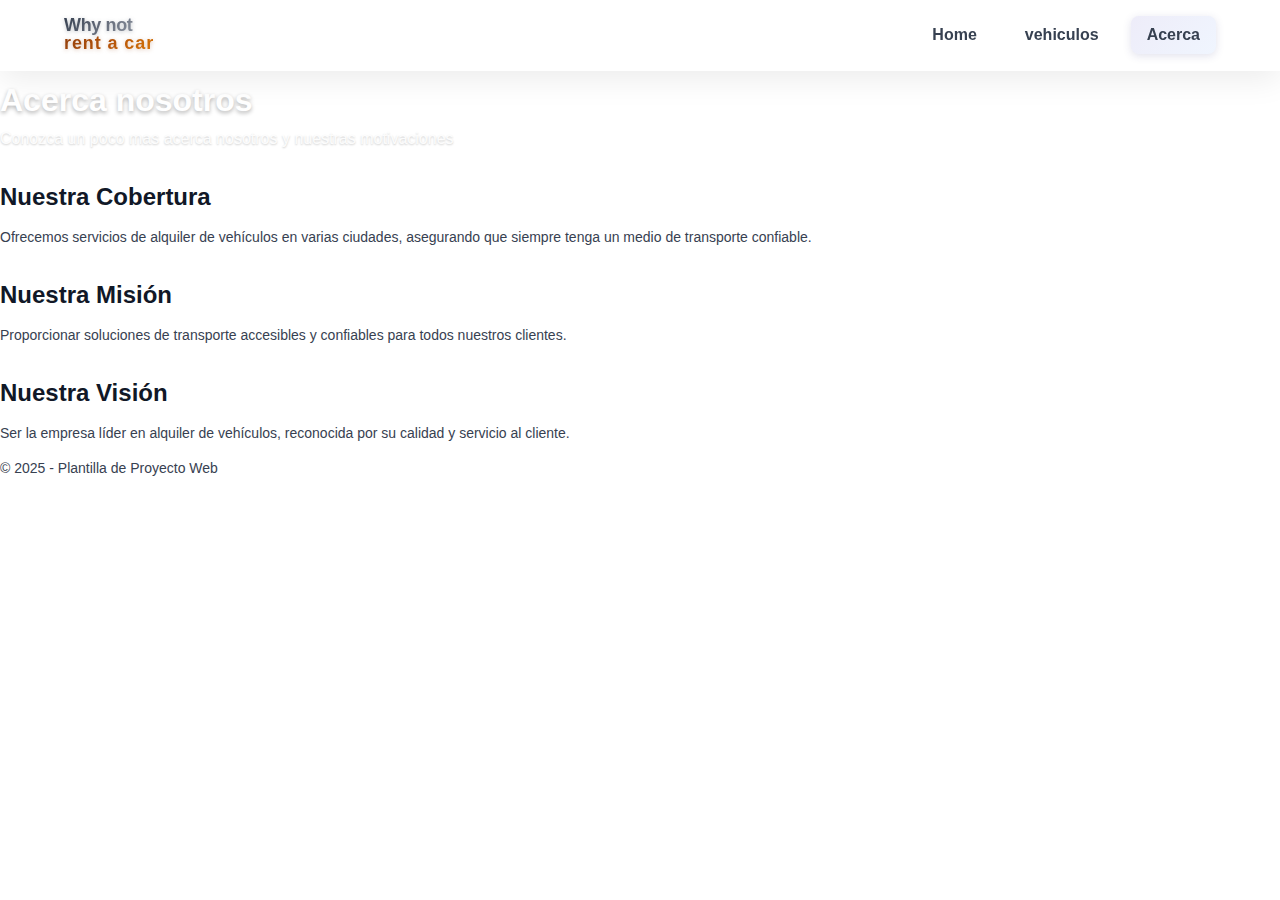
<file: htmls/acerca.html>
<!DOCTYPE html>
<html lang="es">

<head>
  <meta charset="UTF-8" />
  <meta name="viewport" content="width=device-width, initial-scale=1.0" />
  <title>Plantilla de Proyecto Web</title>
  <link rel="stylesheet" href="../styles/style.css" />
</head>

<body>
  <!-- NAVBAR -->
  <nav class="navbar">
    <div class="navbar-container">
      <!-- Logo/Brand -->
      <div class="navbar-brand">
        <a href="#" class="brand-link">
          <!--span class="brand-icon">🚗</span-->
          <div class="brand-text">
            <div class="brand-main">Why not</div>
            <div class="brand-sub">rent a car</div>
          </div>
        </a>
      </div>

      <!-- Navigation Links -->
      <div class="navbar-menu" id="navbar-menu">
        <ul class="navbar-nav">
          <li class="nav-item">
            <a href="../index.html" class="nav-link">Home</a>
          </li>
          <li class="nav-item">
            <a href="#" class="nav-link">vehiculos</a>
          </li>
          <li class="nav-item">
            <a href="#cobertura" aria-current="page" class="nav-link active">Acerca</a>
          </li>
        </ul>
      </div>

      <!-- Mobile Menu Toggle -->
      <button class="navbar-toggle" onclick="toggleMobileMenu()" aria-label="Abrir menú">
        <span class="toggle-line"></span>
        <span class="toggle-line"></span>
        <span class="toggle-line"></span>
      </button>
    </div>
  </nav>

  <!-- CONTENEDOR PRINCIPAL -->
  <div class="container">
    <!-- ENCABEZADO -->
    <header id="inicio">
      <h1>Acerca nosotros</h1>
      <p class="subtitle">Conozca un poco mas acerca nosotros y nuestras motivaciones</p>
    </header>

    <!-- CONTENIDO PRINCIPAL -->
    <main class="main-content">
        <section id="cobertura">
            <h2>Nuestra Cobertura</h2>
            <p>Ofrecemos servicios de alquiler de vehículos en varias ciudades, asegurando que siempre tenga un medio de transporte confiable.</p>
        </section>
    
        <section id="mision">
            <h2>Nuestra Misión</h2>
            <p>Proporcionar soluciones de transporte accesibles y confiables para todos nuestros clientes.</p>
        </section>
    
        <section id="vision">
            <h2>Nuestra Visión</h2>
            <p>Ser la empresa líder en alquiler de vehículos, reconocida por su calidad y servicio al cliente.</p>
        </section>
    </main>

    <!-- PIE DE PÁGINA -->
    <footer>
      <p>&copy; 2025 - Plantilla de Proyecto Web</p>
    </footer>
  </div>

  <!-- SCRIPTS MODULARIZADOS -->
  <!-- Utilidades base -->
  <script src="../scripts/scripts-base/utilities.js"></script>
  <!-- Servicios y almacenamiento -->
  <script src="../scripts/scripts-base/services.js"></script>
  <!-- Navegación -->
  <script src="../scripts/scripts-base/navigation.js"></script>
  <!-- Elementos interactivos -->
  <script src="../scripts/scripts-base/interactive-elements.js"></script>
  <!-- Manejadores de eventos -->
  <script src="../scripts/scripts-base/event-handlers.js"></script>
  <!-- Script principal -->
  <script src="../scripts/script.js"></script>
</body>

</html>
</file>
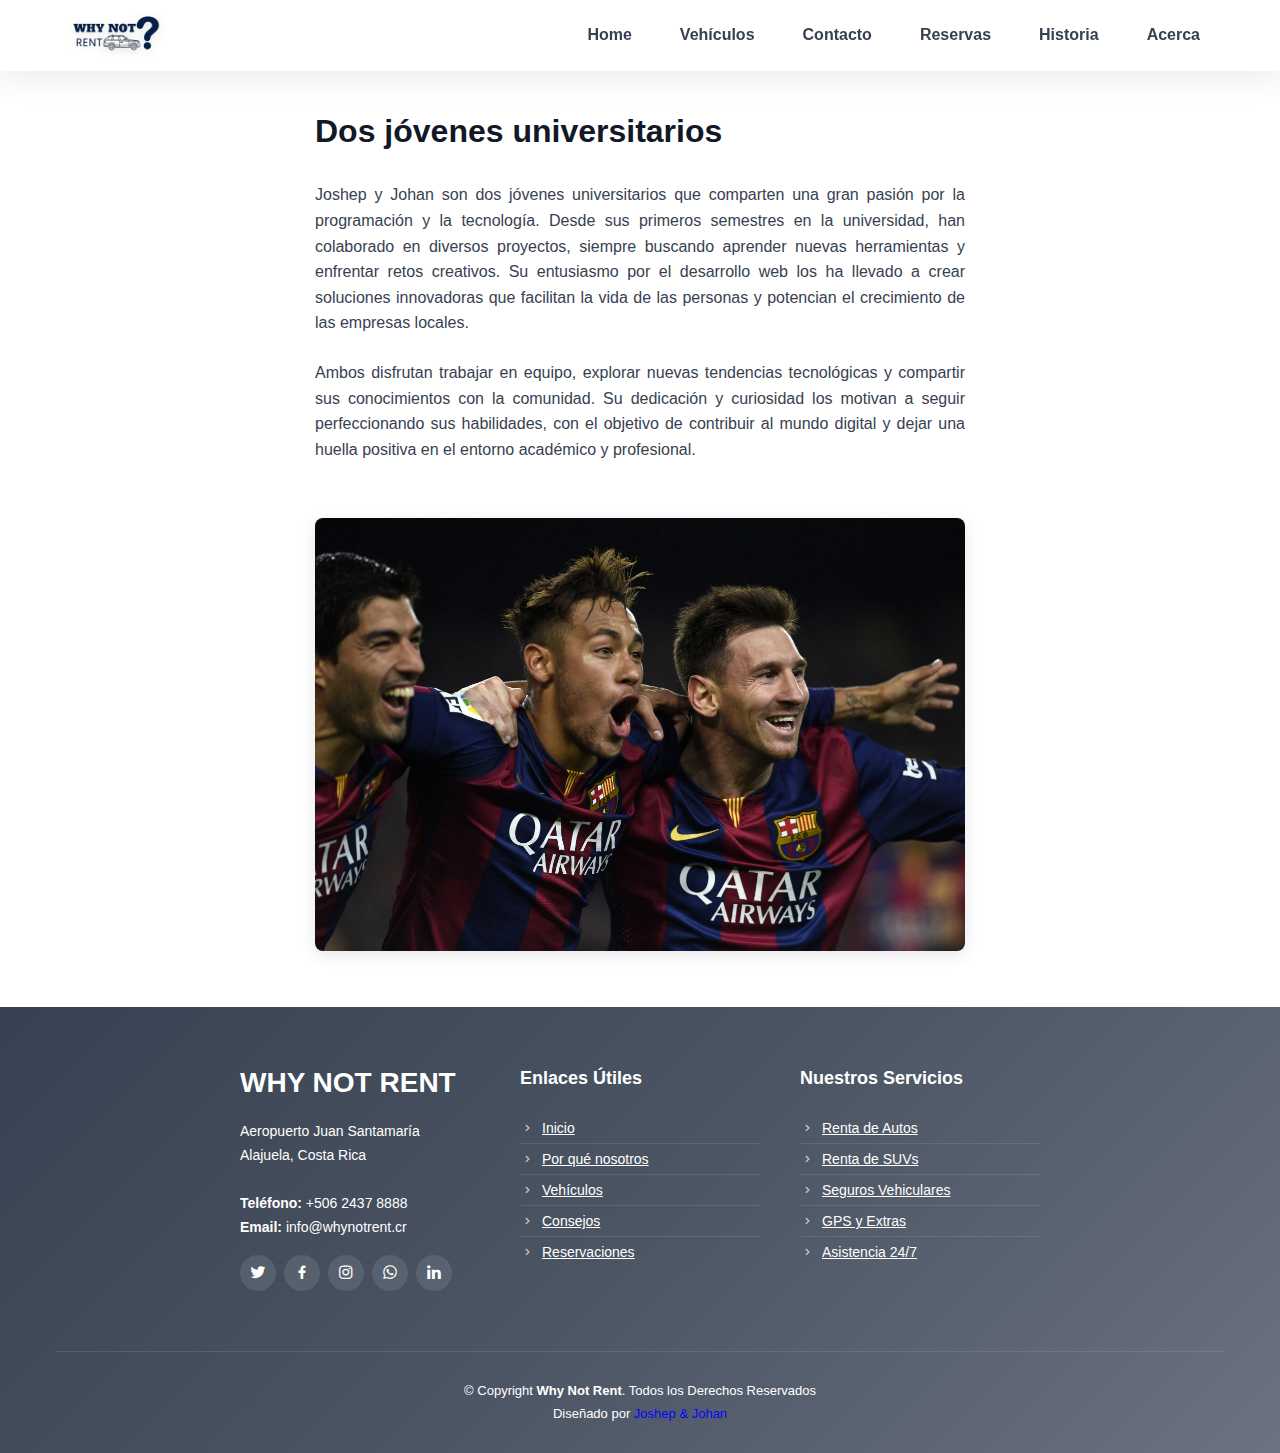
<file: htmls/autor.html>
<!DOCTYPE html>
<html lang="es">

<head>
    <meta charset="UTF-8" />
    <meta name="viewport" content="width=device-width, initial-scale=1.0" />
    <title>Plantilla de Proyecto Web</title>
    <link rel="stylesheet" href="../styles/style.css" />
    <link href="https://cdn.jsdelivr.net/npm/boxicons@latest/css/boxicons.min.css" rel="stylesheet">
</head>

<body>
    <!-- NAVBAR -->
    <nav class="navbar">
        <div class="navbar-container">
            <!-- Logo/Brand -->
            <div class="navbar-brand">
                <a href="../index.html" class="brand-link">
                    <img src="../assets/img/logo-2.png" alt="Why not rent a car" class="brand-logo">
                </a>
            </div>

            <!-- Navigation Links -->
            <div class="navbar-menu" id="navbar-menu">
                <ul class="navbar-nav">
                    <li class="nav-item">
                        <a href="../index.html" class="nav-link">Home</a>
                    </li>
                    <li class="nav-item">
                        <a href="../htmls/vehiculos.html" class="nav-link">Vehículos</a>
                    </li>
                    <li class="nav-item">
                        <a href="../htmls/contacto.html" class="nav-link">Contacto</a>
                    </li>
                    <li class="nav-item">
                        <a href="../htmls/reservas.html" class="nav-link">Reservas</a>
                    </li>
                    <li class="nav-item">
                        <a href="../htmls/historia.html" class="nav-link">Historia</a>
                    </li>
                    <li class="nav-item">
                        <a href="../htmls/acerca.html" aria-current="page" class="nav-link">Acerca</a>
                    </li>
                </ul>
            </div>

            <!-- Mobile Menu Toggle -->
            <button class="navbar-toggle" onclick="toggleMobileMenu()" aria-label="Abrir menú">
                <span class="toggle-line"></span>
                <span class="toggle-line"></span>
                <span class="toggle-line"></span>
            </button>
        </div>
    </nav>

    <!-- CONTENEDOR PRINCIPAL -->
    <div class="container">
        <!-- CONTENIDO PRINCIPAL -->
        <main class="main-content" id="acerca-main">
            <section class="about-story">
                <div class="story-container">
                    <div class="story-content">
                        <h2>Dos jóvenes universitarios</h2>

                        <p>Joshep y Johan son dos jóvenes universitarios que comparten una gran pasión por la
                            programación y la tecnología. Desde sus primeros semestres en la universidad, han colaborado
                            en diversos proyectos, siempre buscando aprender nuevas herramientas y enfrentar retos
                            creativos. Su entusiasmo por el desarrollo web los ha llevado a crear soluciones innovadoras
                            que facilitan la vida de las personas y potencian el crecimiento de las empresas locales.
                        </p>

                        <p>Ambos disfrutan trabajar en equipo, explorar nuevas tendencias tecnológicas y compartir sus
                            conocimientos con la comunidad. Su dedicación y curiosidad los motivan a seguir
                            perfeccionando sus habilidades, con el objetivo de contribuir al mundo digital y dejar una
                            huella positiva en el entorno académico y profesional.</p>
                    </div>
                </div>

                <div class="story-image">
                    <img src="../assets/img/img-placeholder.webp" alt="Nuestro equipo de desarrollo" class="team-image">
                </div>
            </section>
        </main>

        <!-- PIE DE PÁGINA -->
        <footer id="footer">
            <div class="footer-top">
                <div class="container">
                    <div class="row">
                        <!-- Información de la empresa -->
                        <div class="col-lg-4 col-md-6">
                            <div class="footer-info">
                                <h3>WHY NOT RENT</h3>
                                <p>Aeropuerto Juan Santamaría<br>
                                    Alajuela, Costa Rica<br><br>
                                    <strong>Teléfono:</strong> +506 2437 8888<br>
                                    <strong>Email:</strong> info@whynotrent.cr<br>
                                </p>
                                <div class="social-links mt-3">
                                    <a href="#" class="twitter"><i class="bx bxl-twitter"></i></a>
                                    <a href="#" class="facebook"><i class="bx bxl-facebook"></i></a>
                                    <a href="#" class="instagram"><i class="bx bxl-instagram"></i></a>
                                    <a href="#" class="whatsapp"><i class="bx bxl-whatsapp"></i></a>
                                    <a href="#" class="linkedin"><i class="bx bxl-linkedin"></i></a>
                                </div>
                            </div>
                        </div>

                        <!-- Enlaces útiles -->
                        <div class="col-lg-4 col-md-6">
                            <div class="footer-links">
                                <h4>Enlaces Útiles</h4>
                                <ul>
                                    <li><i class="bx bx-chevron-right"></i> <a href="#inicio">Inicio</a></li>
                                    <li><i class="bx bx-chevron-right"></i> <a href="#porque-nosotros">Por qué
                                            nosotros</a></li>
                                    <li><i class="bx bx-chevron-right"></i> <a href="#vehiculos">Vehículos</a></li>
                                    <li><i class="bx bx-chevron-right"></i> <a href="#consejos">Consejos</a></li>
                                    <li><i class="bx bx-chevron-right"></i> <a href="#reservaciones">Reservaciones</a>
                                    </li>
                                </ul>
                            </div>
                        </div>

                        <!-- Nuestros servicios -->
                        <div class="col-lg-4 col-md-6">
                            <div class="footer-links">
                                <h4>Nuestros Servicios</h4>
                                <ul>
                                    <li><i class="bx bx-chevron-right"></i> <a href="#">Renta de Autos</a></li>
                                    <li><i class="bx bx-chevron-right"></i> <a href="#">Renta de SUVs</a></li>
                                    <li><i class="bx bx-chevron-right"></i> <a href="#">Seguros Vehiculares</a></li>
                                    <li><i class="bx bx-chevron-right"></i> <a href="#">GPS y Extras</a></li>
                                    <li><i class="bx bx-chevron-right"></i> <a href="#">Asistencia 24/7</a></li>
                                </ul>
                            </div>
                        </div>
                    </div>
                </div>
            </div>

            <!-- Copyright -->
            <div class="container">
                <div class="copyright">
                    &copy; Copyright <strong><span>Why Not Rent</span></strong>. Todos los Derechos Reservados
                </div>
                <div class="credits">
                    Diseñado por <a href="htmls/autor.html">Joshep & Johan</a>
                </div>
            </div>
        </footer>
    </div>

    <!-- SCRIPTS MODULARIZADOS -->
    <!-- Utilidades base -->
    <script src="../scripts/scripts-base/utilities.js"></script>
    <!-- Servicios y almacenamiento -->
    <script src="../scripts/scripts-base/services.js"></script>
    <!-- Navegación -->
    <script src="../scripts/scripts-base/navigation.js"></script>
    <!-- Elementos interactivos -->
    <script src="../scripts/scripts-base/interactive-elements.js"></script>
    <!-- Manejadores de eventos -->
    <script src="../scripts/scripts-base/event-handlers.js"></script>
    <!-- Script principal -->
    <script src="../scripts/script.js"></script>
</body>

</html>
</file>
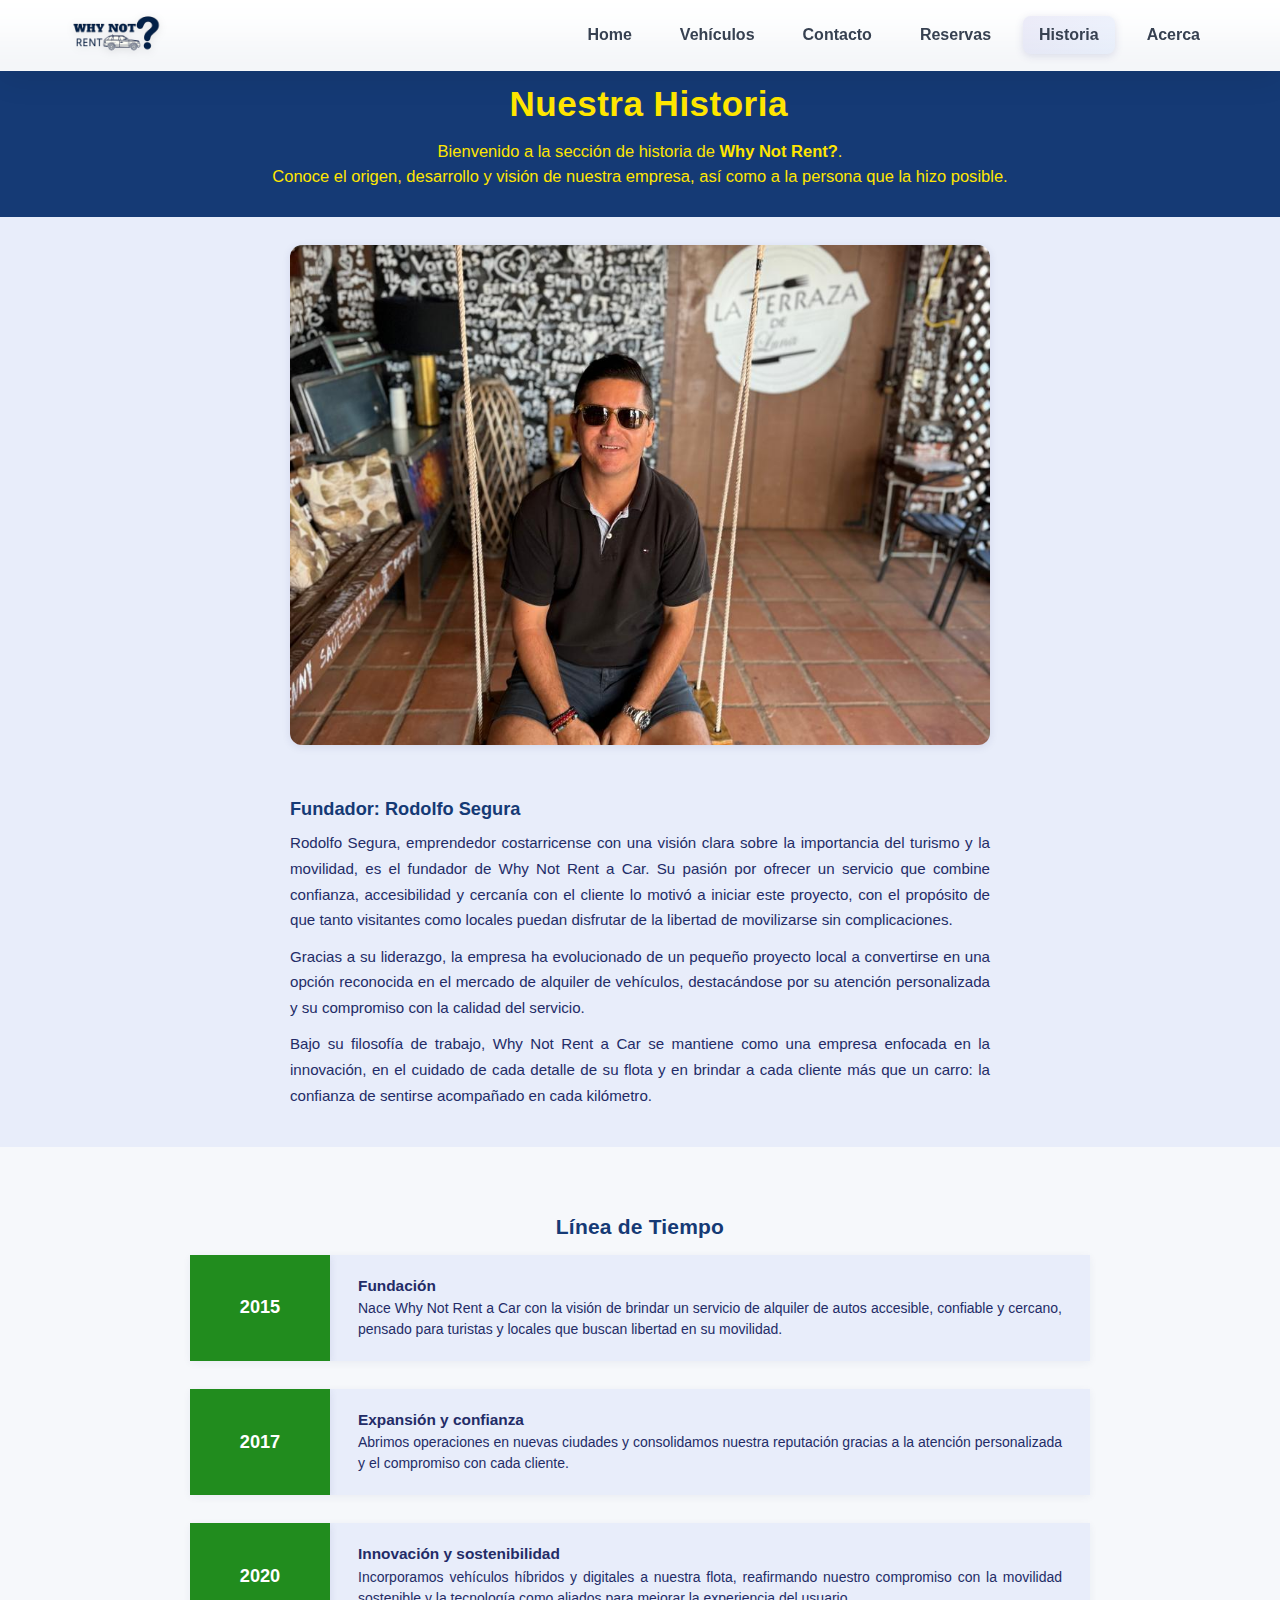
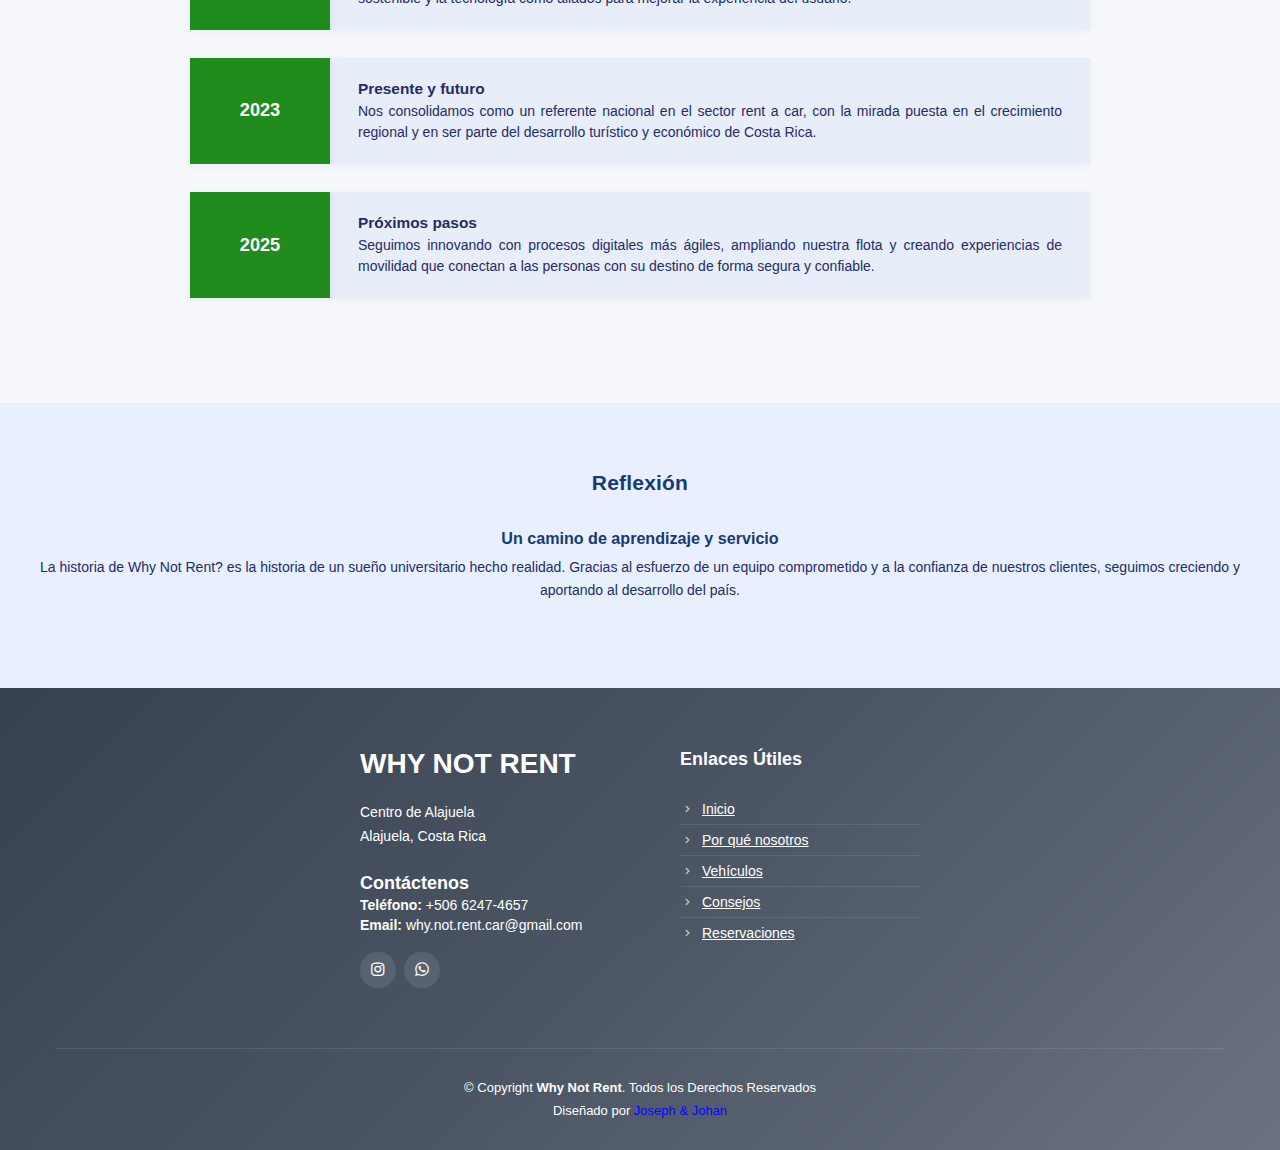
<file: htmls/historia.html>
<!DOCTYPE html>
<html lang="es">

<head>
    <meta charset="UTF-8">
    <meta name="viewport" content="width=device-width, initial-scale=1.0">
    <title>Nuestra Historia</title>
    <link rel="stylesheet" href="../styles/style.css" />
    <link rel="stylesheet" href="../styles/styles-base/historia.css" />
    <link href="https://cdn.jsdelivr.net/npm/boxicons@latest/css/boxicons.min.css" rel="stylesheet">
</head>

<body>
    <!-- NAVBAR -->
    <nav class="navbar">
        <div class="navbar-container">
            <!-- Logo/Brand -->
            <div class="navbar-brand" href="index.html">
                <a href="#" class="brand-link">
                    <img src="../assets/img/logo-2.png" alt="Logo" class="brand-logo">
                </a>
            </div>

            <!-- Navigation Links -->
            <div class="navbar-menu" id="navbar-menu">
                <ul class="navbar-nav">
                    <li class="nav-item">
                        <a href="../index.html" aria-current="page" class="nav-link">Home</a>
                    </li>
                    <li class="nav-item">
                        <a href="../htmls/vehiculos.html" class="nav-link">Vehículos</a>
                    </li>
                    <li class="nav-item">
                        <a href="#Contacto" class="nav-link">Contacto</a>
                    </li>
                    <li class="nav-item">
                        <a href="../htmls/reservacion.html" class="nav-link">Reservas</a>
                    </li>
                    <li class="nav-item">
                        <a href="../htmls/historia.html" class="nav-link active">Historia</a>
                    </li>
                    <li class="nav-item">
                        <a href="../htmls/acerca.html" class="nav-link">Acerca</a>
                    </li>
                </ul>
            </div>

            <!-- Mobile Menu Toggle -->
            <button class="navbar-toggle" onclick="toggleMobileMenu()" aria-label="Abrir menú">
                <span class="toggle-line"></span>
                <span class="toggle-line"></span>
                <span class="toggle-line"></span>
            </button>
        </div>
    </nav>

    <main class="historia-main">

        <!-- BLOQUE 1: PRESENTACIÓN -->
        <section class="historia-bloque historia-header">
            <h1 class="historia-title">
                <i class="fas fa-road historia-title-icon"></i>
                Nuestra Historia
            </h1>
            <p class="historia-desc">
                Bienvenido a la sección de historia de <strong>Why Not Rent?</strong>.<br>
                Conoce el origen, desarrollo y visión de nuestra empresa, así como a la persona que la hizo posible.
            </p>
        </section>

        <!-- BLOQUE 2: FUNDADOR -->
        <section class="historia-bloque fundador-section">
            <div class="fundador-img-container">
                <img src="../assets/img/CREADOR.jpeg" alt="Foto del Fundador" class="fundador-img">
            </div>
            <div class="fundador-info">
                <h2 class="fundador-title">Fundador: Rodolfo Segura</h2>
                <p>
                    Rodolfo Segura, emprendedor costarricense con una visión clara sobre la importancia del turismo y la
                    movilidad, es el fundador de Why Not Rent a Car. Su pasión por ofrecer un servicio que combine
                    confianza, accesibilidad y cercanía con el cliente lo motivó a iniciar este proyecto, con el
                    propósito de que tanto visitantes como locales puedan disfrutar de la libertad de movilizarse sin
                    complicaciones.
                </p>
                <p>
                    Gracias a su liderazgo, la empresa ha evolucionado de un pequeño proyecto local a convertirse en una
                    opción reconocida en el mercado de alquiler de vehículos, destacándose por su atención personalizada
                    y su compromiso con la calidad del servicio.
                </p>
                <p>
                    Bajo su filosofía de trabajo, Why Not Rent a Car se mantiene como una empresa enfocada en la
                    innovación, en el cuidado de cada detalle de su flota y en brindar a cada cliente más que un carro:
                    la confianza de sentirse acompañado en cada kilómetro.
                </p>
            </div>
        </section>

        <!-- BLOQUE 3: LÍNEA DE TIEMPO -->
        <section class="historia-bloque timeline-section">
            <h2 class="historia-section-title">Línea de Tiempo</h2>
            <div class="timeline">
                <div class="timeline-item">
                    <div class="timeline-year">2015</div>
                    <div class="timeline-content">
                        <h4>Fundación</h4>
                        <p>Nace Why Not Rent a Car con la visión de brindar un servicio de alquiler de autos accesible,
                            confiable y cercano, pensado para turistas y locales que buscan libertad en su movilidad.
                        </p>
                    </div>
                </div>
                <div class="timeline-item">
                    <div class="timeline-year">2017</div>
                    <div class="timeline-content">
                        <h4>Expansión y confianza</h4>
                        <p>Abrimos operaciones en nuevas ciudades y consolidamos nuestra reputación gracias a la
                            atención personalizada y el compromiso con cada cliente.</p>
                    </div>
                </div>
                <div class="timeline-item">
                    <div class="timeline-year">2020</div>
                    <div class="timeline-content">
                        <h4>Innovación y sostenibilidad</h4>
                        <p>Incorporamos vehículos híbridos y digitales a nuestra flota, reafirmando nuestro compromiso
                            con la movilidad sostenible y la tecnología como aliados para mejorar la experiencia del
                            usuario.</p>
                    </div>
                </div>
                <div class="timeline-item">
                    <div class="timeline-year">2023</div>
                    <div class="timeline-content">
                        <h4>Presente y futuro</h4>
                        <p>Nos consolidamos como un referente nacional en el sector rent a car, con la mirada puesta en
                            el crecimiento regional y en ser parte del desarrollo turístico y económico de Costa Rica.
                        </p>
                    </div>
                </div>
                <div class="timeline-item">
                    <div class="timeline-year">2025</div>
                    <div class="timeline-content">
                        <h4>Próximos pasos</h4>
                        <p>Seguimos innovando con procesos digitales más ágiles, ampliando nuestra flota y creando
                            experiencias de movilidad que conectan a las personas con su destino de forma segura y
                            confiable.</p>
                    </div>
                </div>
            </div>
        </section>

        <!-- BLOQUE 4: REFLEXIÓN/BLOG -->
        <section class="historia-bloque historia-blog">
            <h2 class="historia-section-title">Reflexión</h2>
            <article class="blog-post">
                <h3>Un camino de aprendizaje y servicio</h3>
                <p>
                    La historia de Why Not Rent? es la historia de un sueño universitario hecho realidad. Gracias al
                    esfuerzo de un equipo comprometido y a la confianza de nuestros clientes, seguimos creciendo y
                    aportando al desarrollo del país.
                </p>
            </article>
        </section>
    </main>

    <!-- PIE DE PÁGINA -->
    <footer id="footer">
        <div class="footer-top">
            <div class="container">
                <div class="row" style="gap: 40px;">
                    <!-- Información de la empresa -->
                    <div class="col-lg-4 col-md-6">
                        <div class="footer-info">
                            <h3 id="Contacto">WHY NOT RENT</h3>
                            <p>Centro de Alajuela<br>
                                Alajuela, Costa Rica<br><br>
                            <h4 style="margin-bottom: -10px;">Contáctenos</h4>
                            <strong>Teléfono:</strong> +506 6247-4657<br>
                            <strong>Email:</strong> why.not.rent.car@gmail.com<br>
                            </p>
                            <div class="social-links mt-3">
                                <a href="https://www.instagram.com/why_not_rent_car?igsh=MzVrNWFtcGRjazg3"
                                    class="instagram" target="_blank"><i class="bx bxl-instagram"></i></a>
                                <a href="https://wa.me/50662474657" class="whatsapp" target="_blank"><i
                                        class="bx bxl-whatsapp"></i></a>
                            </div>
                        </div>
                    </div>

                    <!-- Enlaces útiles -->
                    <div class="col-lg-4 col-md-6">
                        <div class="footer-links">
                            <h4>Enlaces Útiles</h4>
                            <ul>
                                <li><i class="bx bx-chevron-right"></i> <a href="../index.html">Inicio</a></li>
                                <li><i class="bx bx-chevron-right"></i> <a href="../index.html">Por qué nosotros</a>
                                </li>
                                <li><i class="bx bx-chevron-right"></i> <a href="../htmls/vehiculos.html">Vehículos</a>
                                </li>
                                <li><i class="bx bx-chevron-right"></i> <a href="../index.html">Consejos</a></li>
                                <li><i class="bx bx-chevron-right"></i> <a href="../index.html">Reservaciones</a></li>
                            </ul>
                        </div>
                    </div>
                </div>
            </div>
        </div>

        <!-- Copyright -->
        <div class="container">
            <div class="copyright">
                &copy; Copyright <strong><span>Why Not Rent</span></strong>. Todos los Derechos Reservados
            </div>
            <div class="credits">
                Diseñado por <a href="../htmls/autor.html">Joseph & Johan</a>
            </div>
        </div>
    </footer>
    <script src="../scripts/buscar-reserva.js"></script>
    <script>
    function toggleMobileMenu() {
      const menu = document.getElementById('navbar-menu');
      menu.classList.toggle('active');
    }
    </script>
</body>

</html>
</file>
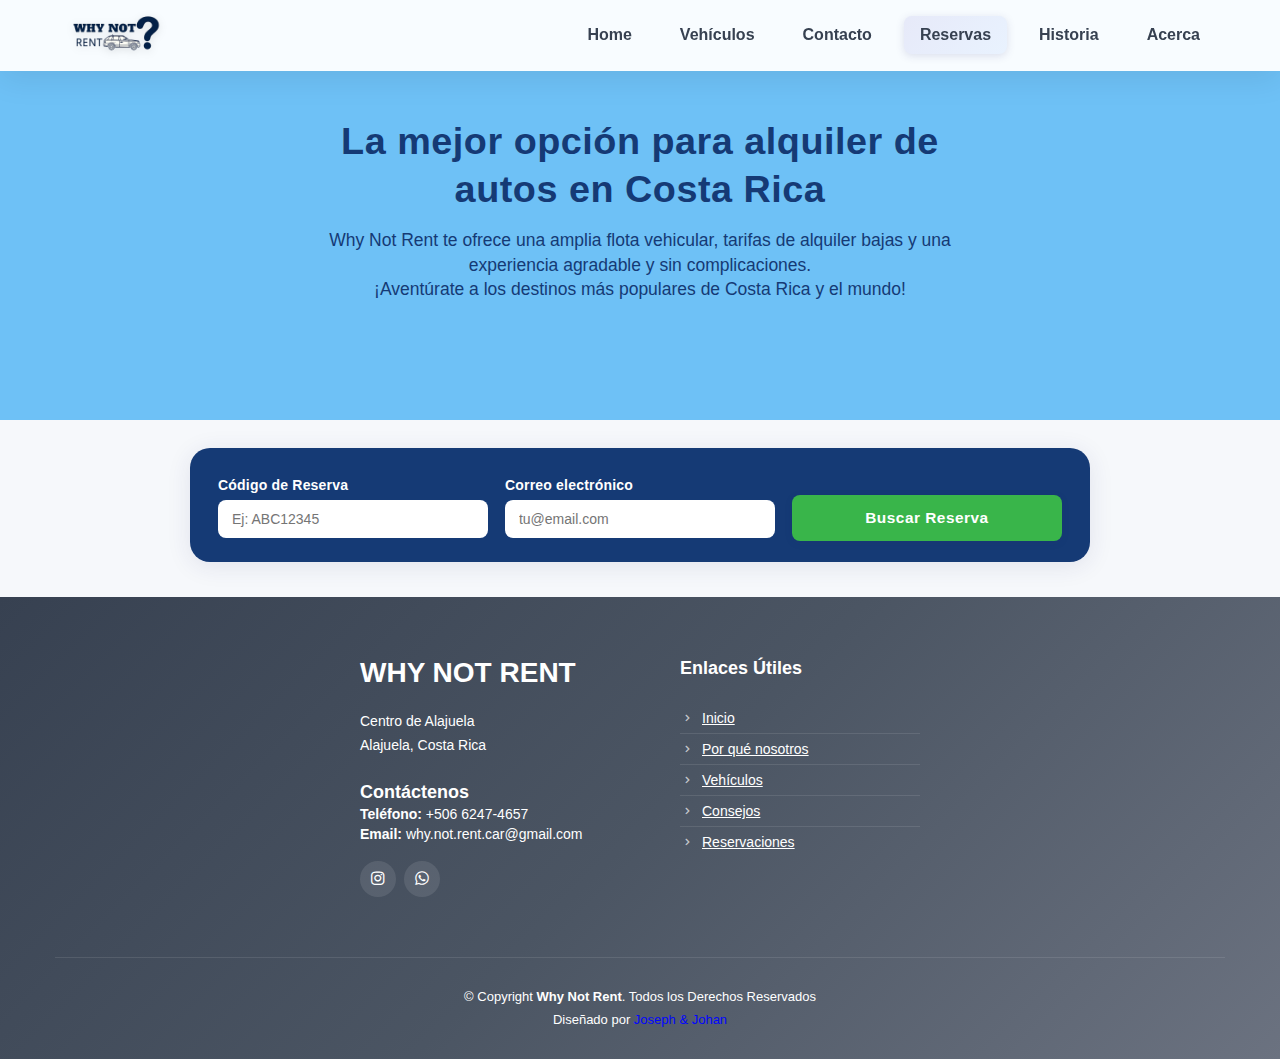
<file: htmls/reservacion.html>
<!DOCTYPE html>
<html lang="es">

<head>
    <meta charset="UTF-8">
    <meta name="viewport" content="width=device-width, initial-scale=1.0">
    <title>Consultar o cancelar una reserva</title>
    <link rel="stylesheet" href="../styles/style.css" />
    <link rel="stylesheet" href="../styles/styles-base/reservacion.css" />
    <link href="https://cdn.jsdelivr.net/npm/boxicons@latest/css/boxicons.min.css" rel="stylesheet">
</head>

<body>
    <!-- NAVBAR -->
    <nav class="navbar">
        <div class="navbar-container">
            <!-- Logo/Brand -->
            <div class="navbar-brand" href="index.html">
                <a href="#" class="brand-link">
                    <img src="../assets/img/logo-2.png" alt="Logo" class="brand-logo">
                </a>
            </div>

            <!-- Navigation Links -->
            <div class="navbar-menu" id="navbar-menu">
                <ul class="navbar-nav">
                    <li class="nav-item">
                        <a href="../index.html" aria-current="page" class="nav-link">Home</a>
                    </li>
                    <li class="nav-item">
                        <a href="../htmls/vehiculos.html" class="nav-link">Vehículos</a>
                    </li>
                    <li class="nav-item">
                        <a href="#Contacto" class="nav-link">Contacto</a>
                    </li>
                    <li class="nav-item">
                        <a href="../htmls/reservacion.html" class="nav-link active">Reservas</a>
                    </li>
                    <li class="nav-item">
                        <a href="../htmls/historia.html" class="nav-link">Historia</a>
                    </li>
                    <li class="nav-item">
                        <a href="../htmls/acerca.html" class="nav-link">Acerca</a>
                    </li>
                </ul>
            </div>

            <!-- Mobile Menu Toggle -->
            <button class="navbar-toggle" onclick="toggleMobileMenu()" aria-label="Abrir menú">
                <span class="toggle-line"></span>
                <span class="toggle-line"></span>
                <span class="toggle-line"></span>
            </button>
        </div>
    </nav>

    <!-- HERO COLORIDO SIN BOTÓN Y CENTRADO -->
    <section class="reserva-hero-bg">
        <div class="reserva-hero-content hero-centered">
            <div class="reserva-hero-text">
                <h1 class="reserva-hero-title">La mejor opción para alquiler de autos en Costa Rica</h1>
                <p class="reserva-hero-desc">
                    Why Not Rent te ofrece una amplia flota vehicular, tarifas de alquiler bajas y una experiencia
                    agradable y sin complicaciones.<br>
                    ¡Aventúrate a los destinos más populares de Costa Rica y el mundo!
                </p>
            </div>
            <div class="reserva-hero-imgs">
                <img src="../assets/img/img-car-1.jpg" alt="Auto en playa" class="hero-img hero-img-left">
                <img src="../assets/img/img-DRAKEBAY.jpeg" alt="Auto en Drake Bay" class="hero-img hero-img-right">
            </div>
        </div>
    </section>

    <!-- BLOQUE DE RESERVACIÓN -->
    <section id="bloque-reservacion" class="reserva-section-reserva">
        <form class="reserva-form-block" autocomplete="off">
            <div class="reserva-form-row-block">
                <div class="reserva-form-group-block">
                    <label for="codigo" class="reserva-label-block">Código de Reserva</label>
                    <input type="text" id="codigo" name="codigo" class="reserva-input-block" placeholder="Ej: ABC12345"
                        required>
                </div>
                <div class="reserva-form-group-block">
                    <label for="email" class="reserva-label-block">Correo electrónico</label>
                    <input type="email" id="email" name="email" class="reserva-input-block" placeholder="tu@email.com"
                        required>
                </div>
                <div class="reserva-form-group-block reserva-btn-group-block">
                    <button type="submit" class="reserva-btn-block">Buscar Reserva</button>
                </div>
            </div>
        </form>
        <div class="reserva-resultado-block" id="reservacion-resultado-block" style="display:none; margin-top:2em;"></div>
    </section>

    <!-- PIE DE PÁGINA -->
    <footer id="footer">
        <div class="footer-top">
            <div class="container">
                <div class="row" style="gap: 40px;">
                    <!-- Información de la empresa -->
                    <div class="col-lg-4 col-md-6">
                        <div class="footer-info">
                            <h3 id="Contacto">WHY NOT RENT</h3>
                            <p>Centro de Alajuela<br>
                                Alajuela, Costa Rica<br><br>
                            <h4 style="margin-bottom: -10px;">Contáctenos</h4>
                            <strong>Teléfono:</strong> +506 6247-4657<br>
                            <strong>Email:</strong> why.not.rent.car@gmail.com<br>
                            </p>
                            <div class="social-links mt-3">
                                <a href="https://www.instagram.com/why_not_rent_car?igsh=MzVrNWFtcGRjazg3"
                                    class="instagram" target="_blank"><i class="bx bxl-instagram"></i></a>
                                <a href="https://wa.me/50662474657" class="whatsapp" target="_blank"><i
                                        class="bx bxl-whatsapp"></i></a>
                            </div>
                        </div>
                    </div>

                    <!-- Enlaces útiles -->
                    <div class="col-lg-4 col-md-6">
                        <div class="footer-links">
                            <h4>Enlaces Útiles</h4>
                            <ul>
                                <li><i class="bx bx-chevron-right"></i> <a href="../index.html">Inicio</a></li>
                                <li><i class="bx bx-chevron-right"></i> <a href="../index.html">Por qué nosotros</a>
                                </li>
                                <li><i class="bx bx-chevron-right"></i> <a href="../htmls/vehiculos.html">Vehículos</a>
                                </li>
                                <li><i class="bx bx-chevron-right"></i> <a href="../index.html">Consejos</a></li>
                                <li><i class="bx bx-chevron-right"></i> <a href="../index.html">Reservaciones</a></li>
                            </ul>
                        </div>
                    </div>
                </div>
            </div>
        </div>

        <!-- Copyright -->
        <div class="container">
            <div class="copyright">
                &copy; Copyright <strong><span>Why Not Rent</span></strong>. Todos los Derechos Reservados
            </div>
            <div class="credits">
                Diseñado por <a href="../htmls/autor.html">Joseph & Johan</a>
            </div>
        </div>
    </footer>

    <script src="../scripts/buscar-reserva.js"></script>
    <script>
    function toggleMobileMenu() {
      const menu = document.getElementById('navbar-menu');
      menu.classList.toggle('active');
    }
    </script>
</body>

</html>
</file>
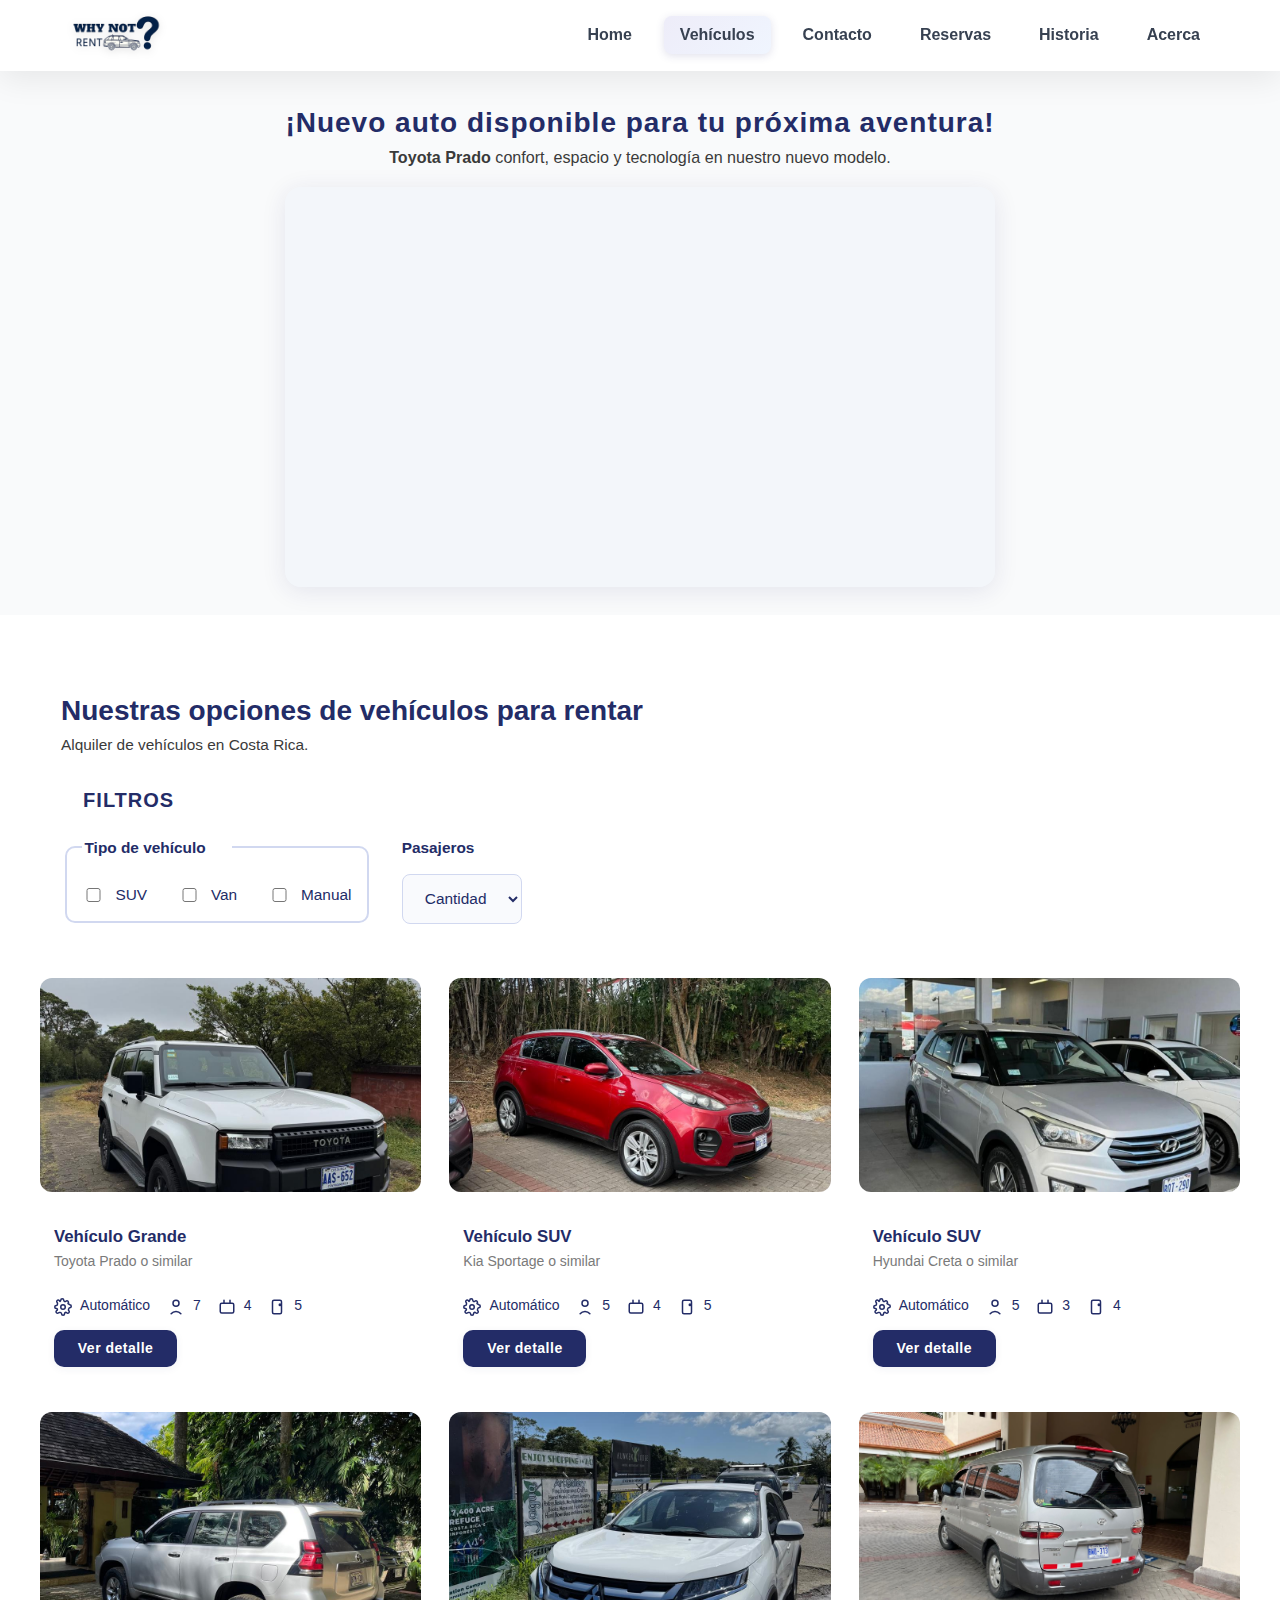
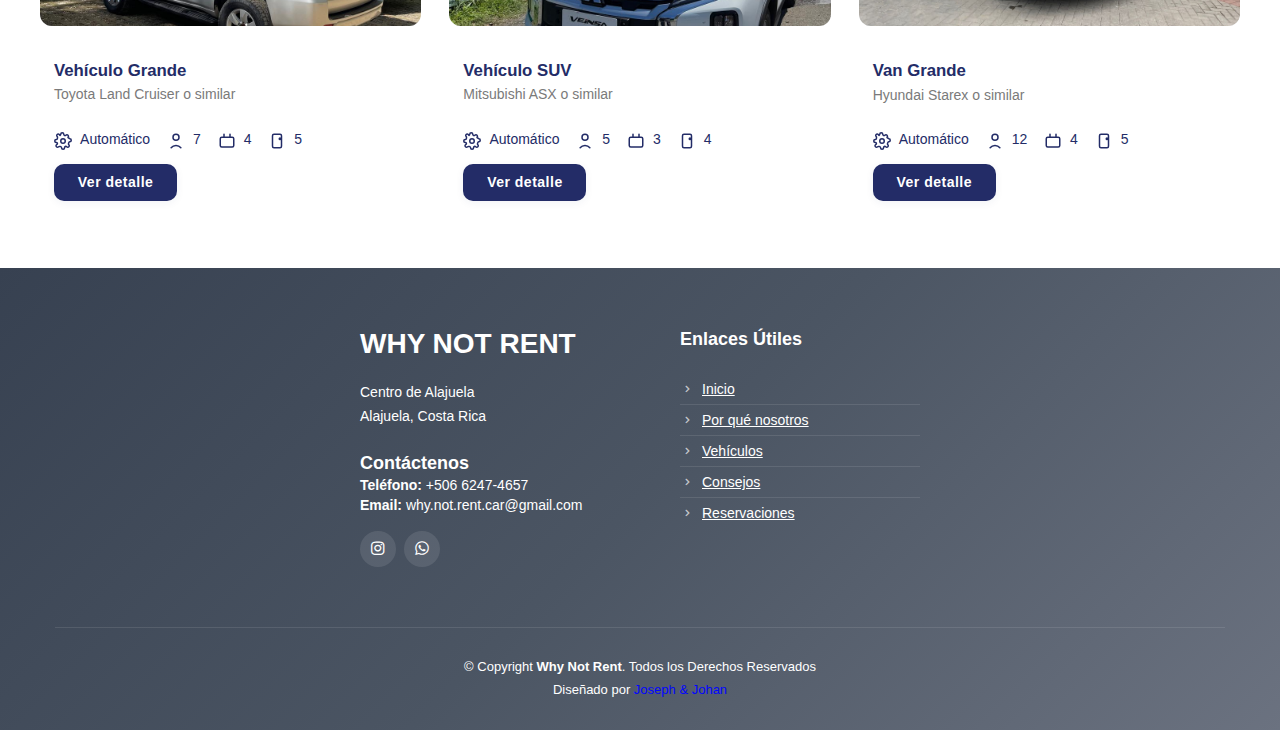
<file: htmls/vehiculos.html>
<!DOCTYPE html>
<html lang="es">

<head>
    <meta charset="UTF-8">
    <meta name="viewport" content="width=device-width, initial-scale=1.0" />
    <title>Opciones de vehículos para rentar</title>
    <link rel="stylesheet" href="../styles/styles-base/vehiculos.css">
    <link rel="stylesheet" href="../styles/style.css" />
    <link href="https://cdn.jsdelivr.net/npm/boxicons@latest/css/boxicons.min.css" rel="stylesheet">
</head>

<body>
    <!-- NAVBAR -->
    <nav class="navbar">
        <div class="navbar-container">
            <!-- Logo/Brand -->
            <div class="navbar-brand" href="index.html">
                <a href="../index.html" class="brand-link">
                    <img src="../assets/img/logo-2.png" alt="error" class="brand-logo">
                </a>
            </div>

            <!-- Navigation Links -->
            <div class="navbar-menu" id="navbar-menu">
                <ul class="navbar-nav">
                    <li class="nav-item">
                        <a href="../index.html" aria-current="page" class="nav-link">Home</a>
                    </li>
                    <li class="nav-item">
                        <a href="../htmls/vehiculos.html" class="nav-link active">Vehículos</a>
                    </li>
                    <li class="nav-item">
                        <a href="#Contacto" class="nav-link">Contacto</a>
                    </li>
                    <li class="nav-item">
                        <a href="../htmls/reservacion.html" class="nav-link">Reservas</a>
                    </li>
                    <li class="nav-item">
                        <a href="../htmls/historia.html" class="nav-link">Historia</a>
                    </li>
                    <li class="nav-item">
                        <a href="../htmls/acerca.html" class="nav-link">Acerca</a>
                    </li>
                </ul>
            </div>

            <!-- Mobile Menu Toggle -->
            <button class="navbar-toggle" onclick="toggleMobileMenu()" aria-label="Abrir menú">
                <span class="toggle-line"></span>
                <span class="toggle-line"></span>
                <span class="toggle-line"></span>
            </button>
        </div>
    </nav>

    <!-- CONTENEDOR PRINCIPAL -->
    <div class="vehiculo-ad-container">
        <div class="vehiculo-ad">
            <h1 class="vehiculo-ad-title">¡Nuevo auto disponible para tu próxima aventura!</h1>
            <p class="vehiculo-ad-desc"><Strong>Toyota Prado</Strong> confort, espacio y tecnología en nuestro nuevo
                modelo.</p>
            <div class="vehiculo-ad-media-wrapper">
                <iframe width="600" height="400" src="https://www.youtube.com/embed/KErbPaC4uRw" title="YouTube video"
                    frameborder="0"
                    allow="accelerometer; autoplay; clipboard-write; encrypted-media; gyroscope; picture-in-picture"
                    allowfullscreen>
                </iframe>
            </div>
        </div>
    </div>
    <main class="vehiculos-main">
        <section class="vehiculos-section">
            <header class="vehiculos-header">
                <h1 class="vehiculos-title">Nuestras opciones de vehículos para rentar</h1>
                <p class="vehiculos-desc">Alquiler de vehículos en Costa Rica.</p>
            </header>
            <aside class="filtros" aria-label="Filtros de vehículos">
                <h2 class="filtros-titulo">FILTROS</h2>
                <form id="filtros-form" style="display: flex; align-items: flex-start; gap: 2em;">
                    <fieldset class="filtros-fieldset" style="margin-bottom: 0;">
                        <legend class="filtros-legend">Tipo de vehículo</legend>
                        <label class="filtro-checkbox"><input type="checkbox" name="tipo" value="SUV"> SUV</label>
                        <label class="filtro-checkbox"><input type="checkbox" name="tipo" value="Van"> Van</label>
                        <label class="filtro-checkbox"><input type="checkbox" name="tipo" value="Eléctrico">
                            Manual</label>
                    </fieldset>
                    <div class="filtro-pasajeros" style="margin-top: 0;">
                        <label for="pasajeros">Pasajeros</label>
                        <select id="pasajeros" name="pasajeros">
                            <option value="">Cantidad</option>
                            <option value="5">5</option>
                            <option value="7">7</option>
                            <option value="12">12</option>
                        </select>
                    </div>
                </form>
            </aside>
            <div class="vehiculos-grid" id="vehiculos-grid">
                <article class="vehiculo-card" data-tipo="SUV" data-img="../assets/img/img-car-PRADO.jpeg"
                    data-nombre="Vehículo Grande" data-modelo="Toyota Prado o similar" data-transmision="Automático"
                    data-pasajeros="7" data-maletas="4" data-puertas="5"
                    data-incluye="Bolsas de aire,Radio estéreo AM/FM,Aire acondicionado">
                    <div class="vehiculo-img-container">
                        <img src="../assets/img/img-car-PRADO.jpeg" alt="Toyota Prado" class="vehiculo-img">
                    </div>
                    <div class="vehiculo-info">
                        <h2 class="vehiculo-nombre">Vehículo Grande</h2>
                        <p class="vehiculo-modelo">Toyota Prado o similar</p>
                        <ul class="detalles">
                            <li>
                                <span class="detalle-icon">
                                    <!-- Engranaje (Transmisión) -->
                                    <svg width="18" height="18" fill="none" stroke="#232323" stroke-width="2"
                                        stroke-linecap="round" stroke-linejoin="round" viewBox="0 0 24 24">
                                        <circle cx="12" cy="12" r="3" />
                                        <path
                                            d="M19.4 15a1.65 1.65 0 0 0 .33 1.82l.06.06a2 2 0 1 1-2.83 2.83l-.06-.06a1.65 1.65 0 0 0-1.82-.33 1.65 1.65 0 0 0-1 1.51V21a2 2 0 1 1-4 0v-.09A1.65 1.65 0 0 0 8 19.4a1.65 1.65 0 0 0-1.82.33l-.06.06a2 2 0 1 1-2.83-2.83l.06-.06A1.65 1.65 0 0 0 4.6 15a1.65 1.65 0 0 0-1.51-1H3a2 2 0 1 1 0-4h.09A1.65 1.65 0 0 0 4.6 8a1.65 1.65 0 0 0-.33-1.82l-.06-.06a2 2 0 1 1 2.83-2.83l.06.06A1.65 1.65 0 0 0 8 4.6a1.65 1.65 0 0 0 1-1.51V3a2 2 0 1 1 4 0v.09c0 .66.39 1.25 1 1.51a1.65 1.65 0 0 0 1.82-.33l.06-.06a2 2 0 1 1 2.83 2.83l-.06.06A1.65 1.65 0 0 0 19.4 8c.66 0 1.25.39 1.51 1H21a2 2 0 1 1 0 4h-.09c-.26 0-.51.1-.7.29z" />
                                    </svg>
                                </span>
                                Automático
                            </li>
                            <li>
                                <span class="detalle-icon">
                                    <!-- Persona (Pasajeros) -->
                                    <svg width="18" height="18" fill="none" stroke="#232323" stroke-width="2"
                                        stroke-linecap="round" stroke-linejoin="round" viewBox="0 0 24 24">
                                        <circle cx="12" cy="7" r="4" />
                                        <path d="M5.5 21a8.38 8.38 0 0 1 13 0" />
                                    </svg>
                                </span>
                                7
                            </li>
                            <li>
                                <span class="detalle-icon">
                                    <!-- Maleta (Maletas) -->
                                    <svg width="18" height="18" fill="none" stroke="#232323" stroke-width="2"
                                        stroke-linecap="round" stroke-linejoin="round" viewBox="0 0 24 24">
                                        <rect x="3" y="7" width="18" height="13" rx="2" />
                                        <path d="M16 3v4M8 3v4" />
                                    </svg>
                                </span>
                                4
                            </li>
                            <li>
                                <span class="detalle-icon">
                                    <!-- Puerta (Puertas) -->
                                    <svg width="18" height="18" fill="none" stroke="#232323" stroke-width="2"
                                        stroke-linecap="round" stroke-linejoin="round" viewBox="0 0 24 24">
                                        <rect x="6" y="3" width="12" height="18" rx="2" />
                                        <circle cx="16" cy="9" r="1" />
                                    </svg>
                                </span>
                                5
                            </li>
                        </ul>
                        <a href="#" class="vehiculo-link">Ver detalle</a>
                    </div>
                </article>
                <article class="vehiculo-card" data-tipo="SUV" data-img="../assets/img/img-car-KIA ROJO.jpeg"
                    data-nombre="Vehículo SUV" data-modelo="Kia Sportage o similar" data-transmision="Automático"
                    data-pasajeros="5" data-maletas="4" data-puertas="5"
                    data-incluye="Bolsas de aire,Radio estéreo AM/FM,Aire acondicionado">
                    <div class="vehiculo-img-container">
                        <img src="../assets/img/img-car-KIA ROJO.jpeg" alt="Kia Sportage" class="vehiculo-img">
                    </div>
                    <div class="vehiculo-info">
                        <h2 class="vehiculo-nombre">Vehículo SUV</h2>
                        <p class="vehiculo-modelo">Kia Sportage o similar</p>
                        <ul class="detalles">
                            <li>
                                <span class="detalle-icon">
                                    <!-- Engranaje (Transmisión) -->
                                    <svg width="18" height="18" fill="none" stroke="#232323" stroke-width="2"
                                        stroke-linecap="round" stroke-linejoin="round" viewBox="0 0 24 24">
                                        <circle cx="12" cy="12" r="3" />
                                        <path
                                            d="M19.4 15a1.65 1.65 0 0 0 .33 1.82l.06.06a2 2 0 1 1-2.83 2.83l-.06-.06a1.65 1.65 0 0 0-1.82-.33 1.65 1.65 0 0 0-1 1.51V21a2 2 0 1 1-4 0v-.09A1.65 1.65 0 0 0 8 19.4a1.65 1.65 0 0 0-1.82.33l-.06.06a2 2 0 1 1-2.83-2.83l.06-.06A1.65 1.65 0 0 0 4.6 15a1.65 1.65 0 0 0-1.51-1H3a2 2 0 1 1 0-4h.09A1.65 1.65 0 0 0 4.6 8a1.65 1.65 0 0 0-.33-1.82l-.06-.06a2 2 0 1 1 2.83-2.83l.06.06A1.65 1.65 0 0 0 8 4.6a1.65 1.65 0 0 0 1-1.51V3a2 2 0 1 1 4 0v.09c0 .66.39 1.25 1 1.51a1.65 1.65 0 0 0 1.82-.33l.06-.06a2 2 0 1 1 2.83 2.83l-.06.06A1.65 1.65 0 0 0 19.4 8c.66 0 1.25.39 1.51 1H21a2 2 0 1 1 0 4h-.09c-.26 0-.51.1-.7.29z" />
                                    </svg>
                                </span>
                                Automático
                            </li>
                            <li>
                                <span class="detalle-icon">
                                    <!-- Persona (Pasajeros) -->
                                    <svg width="18" height="18" fill="none" stroke="#232323" stroke-width="2"
                                        stroke-linecap="round" stroke-linejoin="round" viewBox="0 0 24 24">
                                        <circle cx="12" cy="7" r="4" />
                                        <path d="M5.5 21a8.38 8.38 0 0 1 13 0" />
                                    </svg>
                                </span>
                                5
                            </li>
                            <li>
                                <span class="detalle-icon">
                                    <!-- Maleta (Maletas) -->
                                    <svg width="18" height="18" fill="none" stroke="#232323" stroke-width="2"
                                        stroke-linecap="round" stroke-linejoin="round" viewBox="0 0 24 24">
                                        <rect x="3" y="7" width="18" height="13" rx="2" />
                                        <path d="M16 3v4M8 3v4" />
                                    </svg>
                                </span>
                                4
                            </li>
                            <li>
                                <span class="detalle-icon">
                                    <!-- Puerta (Puertas) -->
                                    <svg width="18" height="18" fill="none" stroke="#232323" stroke-width="2"
                                        stroke-linecap="round" stroke-linejoin="round" viewBox="0 0 24 24">
                                        <rect x="6" y="3" width="12" height="18" rx="2" />
                                        <circle cx="16" cy="9" r="1" />
                                    </svg>
                                </span>
                                5
                            </li>
                        </ul>
                        <a href="#" class="vehiculo-link">Ver detalle</a>
                    </div>
                </article>
                <article class="vehiculo-card" data-tipo="SUV" data-img="../assets/img/img-car-CRETA.jpeg"
                    data-nombre="Vehículo SUV" data-modelo="Hyundai Creta o similar" data-transmision="Automático"
                    data-pasajeros="5" data-maletas="3" data-puertas="4"
                    data-incluye="Bolsas de aire,Radio estéreo AM/FM,Aire acondicionado">
                    <div class="vehiculo-img-container">
                        <img src="../assets/img/img-car-CRETA.jpeg" alt="Hyundai Creta" class="vehiculo-img">
                    </div>
                    <div class="vehiculo-info">
                        <h2 class="vehiculo-nombre">Vehículo SUV</h2>
                        <p class="vehiculo-modelo">Hyundai Creta o similar</p>
                        <ul class="detalles">
                            <li>
                                <span class="detalle-icon">
                                    <!-- Engranaje (Transmisión) -->
                                    <svg width="18" height="18" fill="none" stroke="#232323" stroke-width="2"
                                        stroke-linecap="round" stroke-linejoin="round" viewBox="0 0 24 24">
                                        <circle cx="12" cy="12" r="3" />
                                        <path
                                            d="M19.4 15a1.65 1.65 0 0 0 .33 1.82l.06.06a2 2 0 1 1-2.83 2.83l-.06-.06a1.65 1.65 0 0 0-1.82-.33 1.65 1.65 0 0 0-1 1.51V21a2 2 0 1 1-4 0v-.09A1.65 1.65 0 0 0 8 19.4a1.65 1.65 0 0 0-1.82.33l-.06.06a2 2 0 1 1-2.83-2.83l.06-.06A1.65 1.65 0 0 0 4.6 15a1.65 1.65 0 0 0-1.51-1H3a2 2 0 1 1 0-4h.09A1.65 1.65 0 0 0 4.6 8a1.65 1.65 0 0 0-.33-1.82l-.06-.06a2 2 0 1 1 2.83-2.83l.06.06A1.65 1.65 0 0 0 8 4.6a1.65 1.65 0 0 0 1-1.51V3a2 2 0 1 1 4 0v.09c0 .66.39 1.25 1 1.51a1.65 1.65 0 0 0 1.82-.33l.06-.06a2 2 0 1 1 2.83 2.83l-.06.06A1.65 1.65 0 0 0 19.4 8c.66 0 1.25.39 1.51 1H21a2 2 0 1 1 0 4h-.09c-.26 0-.51.1-.7.29z" />
                                    </svg>
                                </span>
                                Automático
                            </li>
                            <li>
                                <span class="detalle-icon">
                                    <!-- Persona (Pasajeros) -->
                                    <svg width="18" height="18" fill="none" stroke="#232323" stroke-width="2"
                                        stroke-linecap="round" stroke-linejoin="round" viewBox="0 0 24 24">
                                        <circle cx="12" cy="7" r="4" />
                                        <path d="M5.5 21a8.38 8.38 0 0 1 13 0" />
                                    </svg>
                                </span>
                                5
                            </li>
                            <li>
                                <span class="detalle-icon">
                                    <!-- Maleta (Maletas) -->
                                    <svg width="18" height="18" fill="none" stroke="#232323" stroke-width="2"
                                        stroke-linecap="round" stroke-linejoin="round" viewBox="0 0 24 24">
                                        <rect x="3" y="7" width="18" height="13" rx="2" />
                                        <path d="M16 3v4M8 3v4" />
                                    </svg>
                                </span>
                                3
                            </li>
                            <li>
                                <span class="detalle-icon">
                                    <!-- Puerta (Puertas) -->
                                    <svg width="18" height="18" fill="none" stroke="#232323" stroke-width="2"
                                        stroke-linecap="round" stroke-linejoin="round" viewBox="0 0 24 24">
                                        <rect x="6" y="3" width="12" height="18" rx="2" />
                                        <circle cx="16" cy="9" r="1" />
                                    </svg>
                                </span>
                                4
                            </li>
                        </ul>
                        <a href="#" class="vehiculo-link">Ver detalle</a>
                    </div>
                </article>
                <article class="vehiculo-card" data-tipo="SUV" data-img="../assets/img/img-car-LANDCRUISER.jpeg"
                    data-nombre="Vehículo Grande" data-modelo="Toyota Land Cruiser, Autonomía 800 Km"
                    data-transmision="Automático" data-pasajeros="7" data-maletas="4" data-puertas="5"
                    data-incluye="Bolsas de aire,Radio estéreo AM/FM,Aire acondicionado">
                    <div class="vehiculo-img-container">
                        <img src="../assets/img/img-car-LANDCRUISER.jpeg" alt="Toyota Land Cruiser"
                            class="vehiculo-img">
                    </div>
                    <div class="vehiculo-info">
                        <h2 class="vehiculo-nombre">Vehículo Grande</h2>
                        <p class="vehiculo-modelo">Toyota Land Cruiser o similar</p>
                        <ul class="detalles">
                            <li>
                                <span class="detalle-icon">
                                    <!-- Engranaje (Transmisión) -->
                                    <svg width="18" height="18" fill="none" stroke="#232323" stroke-width="2"
                                        stroke-linecap="round" stroke-linejoin="round" viewBox="0 0 24 24">
                                        <circle cx="12" cy="12" r="3" />
                                        <path
                                            d="M19.4 15a1.65 1.65 0 0 0 .33 1.82l.06.06a2 2 0 1 1-2.83 2.83l-.06-.06a1.65 1.65 0 0 0-1.82-.33 1.65 1.65 0 0 0-1 1.51V21a2 2 0 1 1-4 0v-.09A1.65 1.65 0 0 0 8 19.4a1.65 1.65 0 0 0-1.82.33l-.06.06a2 2 0 1 1-2.83-2.83l.06-.06A1.65 1.65 0 0 0 4.6 15a1.65 1.65 0 0 0-1.51-1H3a2 2 0 1 1 0-4h.09A1.65 1.65 0 0 0 4.6 8a1.65 1.65 0 0 0-.33-1.82l-.06-.06a2 2 0 1 1 2.83-2.83l.06.06A1.65 1.65 0 0 0 8 4.6a1.65 1.65 0 0 0 1-1.51V3a2 2 0 1 1 4 0v.09c0 .66.39 1.25 1 1.51a1.65 1.65 0 0 0 1.82-.33l.06-.06a2 2 0 1 1 2.83 2.83l-.06.06A1.65 1.65 0 0 0 19.4 8c.66 0 1.25.39 1.51 1H21a2 2 0 1 1 0 4h-.09c-.26 0-.51.1-.7.29z" />
                                    </svg>
                                </span>
                                Automático
                            </li>
                            <li>
                                <span class="detalle-icon">
                                    <!-- Persona (Pasajeros) -->
                                    <svg width="18" height="18" fill="none" stroke="#232323" stroke-width="2"
                                        stroke-linecap="round" stroke-linejoin="round" viewBox="0 0 24 24">
                                        <circle cx="12" cy="7" r="4" />
                                        <path d="M5.5 21a8.38 8.38 0 0 1 13 0" />
                                    </svg>
                                </span>
                                7
                            </li>
                            <li>
                                <span class="detalle-icon">
                                    <!-- Maleta (Maletas) -->
                                    <svg width="18" height="18" fill="none" stroke="#232323" stroke-width="2"
                                        stroke-linecap="round" stroke-linejoin="round" viewBox="0 0 24 24">
                                        <rect x="3" y="7" width="18" height="13" rx="2" />
                                        <path d="M16 3v4M8 3v4" />
                                    </svg>
                                </span>
                                4
                            </li>
                            <li>
                                <span class="detalle-icon">
                                    <!-- Puerta (Puertas) -->
                                    <svg width="18" height="18" fill="none" stroke="#232323" stroke-width="2"
                                        stroke-linecap="round" stroke-linejoin="round" viewBox="0 0 24 24">
                                        <rect x="6" y="3" width="12" height="18" rx="2" />
                                        <circle cx="16" cy="9" r="1" />
                                    </svg>
                                </span>
                                5
                            </li>
                        </ul>
                        <a href="#" class="vehiculo-link">Ver detalle</a>
                    </div>
                </article>
                <article class="vehiculo-card" data-tipo="SUV" data-img="../assets/img/img-car-5.jpeg"
                    data-nombre="Vehículo SUV" data-modelo="Mitsubishi ASX o similar" data-transmision="Automático"
                    data-pasajeros="5" data-maletas="3" data-puertas="4"
                    data-incluye="Bolsas de aire,Radio estéreo AM/FM,Aire acondicionado">
                    <div class="vehiculo-img-container">
                        <img src="../assets/img/img-car-5.jpeg" alt="Mitsubishi ASX" class="vehiculo-img">
                    </div>
                    <div class="vehiculo-info">
                        <h2 class="vehiculo-nombre">Vehículo SUV</h2>
                        <p class="vehiculo-modelo">Mitsubishi ASX o similar</p>
                        <ul class="detalles">
                            <li>
                                <span class="detalle-icon">
                                    <!-- Engranaje (Transmisión) -->
                                    <svg width="18" height="18" fill="none" stroke="#232323" stroke-width="2"
                                        stroke-linecap="round" stroke-linejoin="round" viewBox="0 0 24 24">
                                        <circle cx="12" cy="12" r="3" />
                                        <path
                                            d="M19.4 15a1.65 1.65 0 0 0 .33 1.82l.06.06a2 2 0 1 1-2.83 2.83l-.06-.06a1.65 1.65 0 0 0-1.82-.33 1.65 1.65 0 0 0-1 1.51V21a2 2 0 1 1-4 0v-.09A1.65 1.65 0 0 0 8 19.4a1.65 1.65 0 0 0-1.82.33l-.06.06a2 2 0 1 1-2.83-2.83l.06-.06A1.65 1.65 0 0 0 4.6 15a1.65 1.65 0 0 0-1.51-1H3a2 2 0 1 1 0-4h.09A1.65 1.65 0 0 0 4.6 8a1.65 1.65 0 0 0-.33-1.82l-.06-.06a2 2 0 1 1 2.83-2.83l.06.06A1.65 1.65 0 0 0 8 4.6a1.65 1.65 0 0 0 1-1.51V3a2 2 0 1 1 4 0v.09c0 .66.39 1.25 1 1.51a1.65 1.65 0 0 0 1.82-.33l.06-.06a2 2 0 1 1 2.83 2.83l-.06.06A1.65 1.65 0 0 0 19.4 8c.66 0 1.25.39 1.51 1H21a2 2 0 1 1 0 4h-.09c-.26 0-.51.1-.7.29z" />
                                    </svg>
                                </span>
                                Automático
                            </li>
                            <li>
                                <span class="detalle-icon">
                                    <!-- Persona (Pasajeros) -->
                                    <svg width="18" height="18" fill="none" stroke="#232323" stroke-width="2"
                                        stroke-linecap="round" stroke-linejoin="round" viewBox="0 0 24 24">
                                        <circle cx="12" cy="7" r="4" />
                                        <path d="M5.5 21a8.38 8.38 0 0 1 13 0" />
                                    </svg>
                                </span>
                                5
                            </li>
                            <li>
                                <span class="detalle-icon">
                                    <!-- Maleta (Maletas) -->
                                    <svg width="18" height="18" fill="none" stroke="#232323" stroke-width="2"
                                        stroke-linecap="round" stroke-linejoin="round" viewBox="0 0 24 24">
                                        <rect x="3" y="7" width="18" height="13" rx="2" />
                                        <path d="M16 3v4M8 3v4" />
                                    </svg>
                                </span>
                                3
                            </li>
                            <li>
                                <span class="detalle-icon">
                                    <!-- Puerta (Puertas) -->
                                    <svg width="18" height="18" fill="none" stroke="#232323" stroke-width="2"
                                        stroke-linecap="round" stroke-linejoin="round" viewBox="0 0 24 24">
                                        <rect x="6" y="3" width="12" height="18" rx="2" />
                                        <circle cx="16" cy="9" r="1" />
                                    </svg>
                                </span>
                                4
                            </li>
                        </ul>
                        <a href="#" class="vehiculo-link">Ver detalle</a>
                    </div>
                </article>
                <article class="vehiculo-card" data-tipo="Van" data-img="../assets/img/img-car-MICRO.jpeg"
                    data-nombre="Van Grande" data-modelo="Hyundai Starex o similar" data-transmision="Automático"
                    data-pasajeros="12" data-maletas="4" data-puertas="5"
                    data-incluye="Bolsas de aire,Radio estéreo AM/FM,Aire acondicionado">
                    <div class="vehiculo-img-container">
                        <img src="../assets/img/img-car-MICRO.jpeg" alt="Hyundai Starex" class="vehiculo-img">
                    </div>
                    <div class="vehiculo-info">
                        <h2 class="vehiculo-nombre">Van Grande</h2>
                        <p class="vehiculo-modelo">Hyundai Starex o similar</p>
                        <ul class="detalles">
                            <li>
                                <span class="detalle-icon">
                                    <!-- Engranaje (Transmisión) -->
                                    <svg width="18" height="18" fill="none" stroke="#232323" stroke-width="2"
                                        stroke-linecap="round" stroke-linejoin="round" viewBox="0 0 24 24">
                                        <circle cx="12" cy="12" r="3" />
                                        <path
                                            d="M19.4 15a1.65 1.65 0 0 0 .33 1.82l.06.06a2 2 0 1 1-2.83 2.83l-.06-.06a1.65 1.65 0 0 0-1.82-.33 1.65 1.65 0 0 0-1 1.51V21a2 2 0 1 1-4 0v-.09A1.65 1.65 0 0 0 8 19.4a1.65 1.65 0 0 0-1.82.33l-.06.06a2 2 0 1 1-2.83-2.83l.06-.06A1.65 1.65 0 0 0 4.6 15a1.65 1.65 0 0 0-1.51-1H3a2 2 0 1 1 0-4h.09A1.65 1.65 0 0 0 4.6 8a1.65 1.65 0 0 0-.33-1.82l-.06-.06a2 2 0 1 1 2.83-2.83l.06.06A1.65 1.65 0 0 0 8 4.6a1.65 1.65 0 0 0 1-1.51V3a2 2 0 1 1 4 0v.09c0 .66.39 1.25 1 1.51a1.65 1.65 0 0 0 1.82-.33l.06-.06a2 2 0 1 1 2.83 2.83l-.06.06A1.65 1.65 0 0 0 19.4 8c.66 0 1.25.39 1.51 1H21a2 2 0 1 1 0 4h-.09c-.26 0-.51.1-.7.29z" />
                                    </svg>
                                </span>
                                Automático
                            </li>
                            <li>
                                <span class="detalle-icon">
                                    <!-- Persona (Pasajeros) -->
                                    <svg width="18" height="18" fill="none" stroke="#232323" stroke-width="2"
                                        stroke-linecap="round" stroke-linejoin="round" viewBox="0 0 24 24">
                                        <circle cx="12" cy="7" r="4" />
                                        <path d="M5.5 21a8.38 8.38 0 0 1 13 0" />
                                    </svg>
                                </span>
                                12
                            </li>
                            <li>
                                <span class="detalle-icon">
                                    <!-- Maleta (Maletas) -->
                                    <svg width="18" height="18" fill="none" stroke="#232323" stroke-width="2"
                                        stroke-linecap="round" stroke-linejoin="round" viewBox="0 0 24 24">
                                        <rect x="3" y="7" width="18" height="13" rx="2" />
                                        <path d="M16 3v4M8 3v4" />
                                    </svg>
                                </span>
                                4
                            </li>
                            <li>
                                <span class="detalle-icon">
                                    <!-- Puerta (Puertas) -->
                                    <svg width="18" height="18" fill="none" stroke="#232323" stroke-width="2"
                                        stroke-linecap="round" stroke-linejoin="round" viewBox="0 0 24 24">
                                        <rect x="6" y="3" width="12" height="18" rx="2" />
                                        <circle cx="16" cy="9" r="1" />
                                    </svg>
                                </span>
                                5
                            </li>
                        </ul>
                        <a href="#" class="vehiculo-link">Ver detalle</a>
                    </div>
                </article>
            </div>
        </section>
    </main>

    <!-- PIE DE PÁGINA -->
    <footer id="footer">
        <div class="footer-top">
            <div class="container">
                <div class="row" style="gap: 40px;">
                    <!-- Información de la empresa -->
                    <div class="col-lg-4 col-md-6">
                        <div class="footer-info">
                            <h3 id="Contacto">WHY NOT RENT</h3>
                            <p>Centro de Alajuela<br>
                                Alajuela, Costa Rica<br><br>
                            <h4 style="margin-bottom: -10px;">Contáctenos</h4>
                            <strong>Teléfono:</strong> +506 6247-4657<br>
                            <strong>Email:</strong> why.not.rent.car@gmail.com<br>
                            </p>
                            <div class="social-links mt-3">
                                <a href="https://www.instagram.com/why_not_rent_car?igsh=MzVrNWFtcGRjazg3"
                                    class="instagram" target="_blank"><i class="bx bxl-instagram"></i></a>
                                <a href="https://wa.me/50662474657" class="whatsapp" target="_blank"><i
                                        class="bx bxl-whatsapp"></i></a>
                            </div>
                        </div>
                    </div>

                    <!-- Enlaces útiles -->
                    <div class="col-lg-4 col-md-6">
                        <div class="footer-links">
                            <h4>Enlaces Útiles</h4>
                            <ul>
                                <li><i class="bx bx-chevron-right"></i> <a href="../index.html">Inicio</a></li>
                                <li><i class="bx bx-chevron-right"></i> <a href="../index.html">Por qué nosotros</a>
                                </li>
                                <li><i class="bx bx-chevron-right"></i> <a href="../htmls/vehiculos.html">Vehículos</a>
                                </li>
                                <li><i class="bx bx-chevron-right"></i> <a href="../index.html">Consejos</a></li>
                                <li><i class="bx bx-chevron-right"></i> <a href="../index.html">Reservaciones</a></li>
                            </ul>
                        </div>
                    </div>
                </div>
            </div>
        </div>

        <!-- Copyright -->
        <div class="container">
            <div class="copyright">
                &copy; Copyright <strong><span>Why Not Rent</span></strong>. Todos los Derechos Reservados
            </div>
            <div class="credits">
                Diseñado por <a href="../htmls/autor.html">Joseph & Johan</a>
            </div>
        </div>
    </footer>

    <!-- Modal de detalle de vehículo -->
    <div class="vehiculo-modal" id="vehiculo-modal">
        <div class="vehiculo-modal-content">
            <img src="../assets/img/img-car-1.jpg" alt="Toyota Agya" class="vehiculo-modal-img" id="modal-img">
            <div class="vehiculo-modal-info">
                <button class="vehiculo-modal-close" id="vehiculo-modal-close" aria-label="Cerrar">&times;</button>
                <h2 class="vehiculo-modal-nombre" id="modal-nombre">Vehículo mini</h2>
                <p class="vehiculo-modal-modelo" id="modal-modelo">Toyota Agya o similar</p>
                <h4 class="vehiculo-modal-subtitulo">DESCRIPCIÓN</h4>
                <p class="vehiculo-modal-descripcion" id="modal-descripcion">
                    Este vehículo tiene transmisión automático, capacidad para 4 pasajeros, espacio para 2 maletas y 4
                    puertas.
                </p>
                <h4 class="vehiculo-modal-subtitulo">TAMBIÉN INCLUYE</h4>
                <ul class="vehiculo-modal-incluye"></ul>
                <div class="vehiculo-modal-footer">
                    <a href="../index.html#reservaciones" class="vehiculo-modal-btn-link">Reservar</a>
                </div>
            </div>
        </div>
    </div>

    <script src="../scripts/scripts-base/vehiculos.js"></script>
    <script>
        function toggleMobileMenu() {
            const menu = document.getElementById('navbar-menu');
            menu.classList.toggle('active');
        }

        // Filtro por cantidad de pasajeros y tipo
        const filtrosForm = document.getElementById('filtros-form');
        const checkboxes = filtrosForm.querySelectorAll('input[name="tipo"]');
        const selectPasajeros = document.getElementById('pasajeros');
        const vehiculos = document.querySelectorAll('.vehiculo-card');

        function filtrarVehiculos() {
            const tiposSeleccionados = Array.from(checkboxes).filter(cb => cb.checked).map(cb => cb.value);
            const pasajerosSeleccionado = selectPasajeros.value;
            vehiculos.forEach(card => {
                const tipo = card.getAttribute('data-tipo');
                const pasajeros = card.getAttribute('data-pasajeros');
                const tipoCoincide = tiposSeleccionados.length === 0 || tiposSeleccionados.includes(tipo);
                const pasajerosCoincide = !pasajerosSeleccionado || pasajeros === pasajerosSeleccionado;
                card.style.display = (tipoCoincide && pasajerosCoincide) ? '' : 'none';
            });
        }

        checkboxes.forEach(cb => cb.addEventListener('change', filtrarVehiculos));
        selectPasajeros.addEventListener('change', filtrarVehiculos);

        // Modal dinámico para ver detalle
        document.querySelectorAll('.vehiculo-link').forEach(btn => {
            btn.addEventListener('click', function (e) {
                e.preventDefault();
                const card = btn.closest('.vehiculo-card');
                document.getElementById('modal-img').src = card.dataset.img;
                document.getElementById('modal-nombre').textContent = card.dataset.nombre;
                document.getElementById('modal-modelo').textContent = card.dataset.modelo;
                document.getElementById('modal-descripcion').textContent =
                    `Este vehículo tiene transmisión ${card.dataset.transmision}, capacidad para ${card.dataset.pasajeros} pasajeros, espacio para ${card.dataset.maletas} maletas y ${card.dataset.puertas} puertas.`;

                // Incluye dinámico
                const incluyeArr = card.dataset.incluye.split(',');
                const incluyeList = document.querySelector('.vehiculo-modal-incluye');
                incluyeList.innerHTML = '';
                incluyeArr.forEach(txt => {
                    const li = document.createElement('li');
                    li.innerHTML = `<span class="detalle-icon">✔️</span> ${txt.trim()}`;
                    incluyeList.appendChild(li);
                });

                document.getElementById('vehiculo-modal').classList.add('active');
            });
        });

        // Cerrar modal
        document.getElementById('vehiculo-modal-close').onclick = function () {
            document.getElementById('vehiculo-modal').classList.remove('active');
        };
        document.getElementById('vehiculo-modal').onclick = function (e) {
            if (e.target === this) this.classList.remove('active');
        };

        // Redirigir a la página de reservas al hacer click en el botón "Reservar"
        document.getElementById('btn-reservar-modal').onclick = function () {
            window.location.href = "reservacion.html";
        };
    </script>
</body>

</html>
</file>
<file: styles/style.css>
/**
 * ========================================
 * ARCHIVO PRINCIPAL DE ESTILOS
 * ========================================
 * 
 * Este archivo importa todos los módulos CSS de manera organizada.
 * Los módulos están en styles-base/ para mantener el código limpio
 * y facilitar el mantenimiento.
 * 
 * ORDEN DE IMPORTACIÓN:
 * 1. Variables y tokens de diseño
 * 2. Estilos base y reset
 * 3. Layout y estructura
 * 4. Componentes reutilizables
 * 5. Sistema de navegación
 * 6. Utilidades y helpers
 * 7. Temas y responsive
 */

/* ========================================
   IMPORTACIÓN DE MÓDULOS
   ======================================== */

/* Reset CSS y normalización */
/* @import url('styles-base/reset.css'); - archivo no existe */

/* Variables CSS y tokens de diseño */
@import url('../styles/styles-base/variables.css');

/* Tipografía y fuentes */
/* @import url('styles-base/typography.css'); - archivo no existe */

/* Estilos base y reset */
@import url('../styles/styles-base/base.css');

/* Layout y estructura principal */
@import url('../styles/styles-base/layout.css');

/* Sistema de navegación completo */
@import url('../styles/styles-base/navbar.css');

/* Componentes reutilizables */
@import url('../styles/styles-base/components.css');

/* Utilidades y helpers */
@import url('../styles/styles-base/utilities.css');
</file>
<file: styles/styles-base/historia.css>
/* Base */
body {
    font-family: 'Segoe UI', Arial, sans-serif;
    margin: 0;
    padding: 0;
    background: #f6f8fb;
    color: #232c67;
}

/* NAVBAR (hereda estilos globales) */

/* BLOQUES GENERALES */
.historia-main {
    max-width: 1000px;
    margin: 40px auto 0 auto;
    padding: 0;
}

/* Bloques a pantalla completa y centralizados */
.historia-bloque {
    width: 100vw;
    max-width: 100vw;
    position: relative;
    left: 50%;
    right: 50%;
    margin-left: -50vw;
    margin-right: -50vw;
    background: #e8f0ff;
    /* Color suave similar al home */
    padding: 2.5em 0 5em 0;
    display: flex;
    flex-direction: column;
    align-items: center;
    text-align: center;
}

/* HEADER HISTORIA */
.historia-header {
    background: #153a75;
    color: #ffe600;
    box-shadow: 0 4px 24px rgba(35, 44, 103, 0.10);
    text-align: center;
    padding: 3em 1em 2em 1em;
    margin-bottom: 2.5em;
    border-radius: 0;
}

.historia-title {
    color: #ffe600;
    font-size: 2.5em;
    font-weight: 800;
    margin-bottom: 0.4em;
    letter-spacing: 0.5px;
    display: flex;
    align-items: center;
    justify-content: center;
    gap: 0.5em;
}

.historia-desc {
    color: #ffe600;
    font-size: 1.18em;
    margin-bottom: 0;
    font-weight: 500;
    line-height: 1.5;
}

/* FUNDADOR */
.fundador-section {
    margin-top: -35px;
    background: #e8edfa;
    width: 100vw;
    max-width: 100vw;
    display: flex;
    flex-direction: column;
    align-items: center;
    justify-content: center;
    padding: 2em 0;
    border-radius: 0;
}

.fundador-img-container {
    display: flex;
    align-items: center;
    justify-content: center;
    width: 700px;
    margin: 0 auto 1.5em auto;
}

.fundador-img {
    width: 700px;
    height: 500px;
    object-fit: cover;
    border-radius: 12px;
    background: #fff;
    box-shadow: 0 2px 8px rgba(35, 44, 103, 0.10);
}

.fundador-info {
    max-width: 700px;
    margin: 0 auto;
    text-align: justify;
}

.fundador-title {
    color: #153a75;
    font-size: 1.3em;
    font-weight: 700;
    margin-bottom: 0.5em;
}

.fundador-info p {
    color: #232c67;
    font-size: 1.08em;
    line-height: 1.7;
    margin: 0 0 0.7em 0;
}

/* TIMELINE */
.timeline-section {
    margin-bottom: 2.5em;
    background: #f6f8fb;
}

.historia-section-title {
    color: #153a75;
    font-size: 1.5em;
    font-weight: 700;
    margin-bottom: 0.7em;
    letter-spacing: 0.2px;
    text-align: center;
}

.timeline {
    display: flex;
    flex-direction: column;
    gap: 2em;
    margin: 0 auto;
    max-width: 900px;
    align-items: center;
}

.timeline-item {
    display: flex;
    align-items: stretch;
    gap: 0;
    background: #e8edfa;
    border-radius: 0;
    padding: 0;
    box-shadow: 0 2px 8px rgba(35, 44, 103, 0.06);
    width: 100%;
    overflow: hidden;
    justify-content: center;
}

.timeline-year {
    background: #218c1e;
    color: #fff;
    font-weight: 800;
    font-size: 1.3em;
    min-width: 140px;
    max-width: 180px;
    display: flex;
    align-items: center;
    justify-content: center;
    box-shadow: 0 2px 8px rgba(35, 44, 103, 0.10);
    transition: background 0.2s, color 0.2s, box-shadow 0.2s;
    flex-shrink: 0;
    border-radius: 0;
    height: auto;
    padding: 2em 0;
}

.timeline-year:hover {
    background: #232c67;
    color: #ffe600;
}

.timeline-content {
    padding: 1.5em 2em;
    display: flex;
    flex-direction: column;
    justify-content: justify;
    width: 100%;
    text-align: justify;
}

.timeline-content h4 {
    margin: 0 0 0.2em 0;
    color: #232c67;
    font-size: 1.1em;
    font-weight: 700;
    text-align: justify;
}

.timeline-content p {
    margin: 0;
    color: #232c67;
    font-size: 1em;
    line-height: 1.5;
}

/* BLOG */
.blog-post {
    border-radius: 0;
    padding: 1.2em 1.5em;
    margin-bottom: 1.5em;
    text-align: center;
}

.blog-post:last-child {
    margin-bottom: 0;
}

.blog-post h3 {
    color: #153a75;
    margin-top: 0;
    margin-bottom: 0.5em;
    font-size: 1.15em;
    font-weight: 700;
}

.blog-post p {
    color: #232c67;
    margin: 0;
    font-size: 1em;
    line-height: 1.6;
}

/* Media Queries */
@media (max-width: 900px) {
  html,
  body {
    overflow-x: hidden !important;
    background: #f6f8fb;
    margin-top: -20px;
  }

  .historia-main {
    width: 100% !important;
    margin: 0 auto 3em auto !important;
    padding: 0.5em 0.5em 3em 0.5em !important;
    box-sizing: border-box !important;
    border-radius: 18px !important;
    background: none !important;
  }

  .historia-bloque,
  .fundador-section,
  .timeline-section,
  .blog-post {
    width: 100% !important;
    margin-left: auto !important;
    margin-right: auto !important;
    box-sizing: border-box !important;
  }

  .historia-header {
    margin-top: 100px;
    padding: 2em 0.5em 1.5em 0.5em !important;
    text-align: center !important;
  }

  .historia-title {
    font-size: 2em !important;
    margin-bottom: 0.5em !important;
    word-break: break-word;
  }

  .historia-desc {
    font-size: 1em !important;
    margin-bottom: 0.5em !important;
    word-break: break-word;
  }

  .fundador-img-container {
    width: 92vw !important;
    max-width: 92vw !important;
    margin: 0 auto 1em auto !important;
    padding: 0 !important;
    display: flex !important;
    justify-content: center !important;
  }

  .fundador-img {
    width: 100% !important;
    max-width: 100% !important;
    height: auto !important;
    margin: 0 auto !important;
    border-radius: 12px !important;
    display: block !important;
  }

  .fundador-info {
    text-align: justify !important;
    padding: 0.5em !important;
  }

  .timeline {
    width: 100% !important;
    gap: 1em !important;
    box-sizing: border-box !important;
  }

  .timeline-item {
    width: 100% !important;
    flex-direction: column !important;
    align-items: stretch !important;
    padding: 0.5em !important;
  }

  .timeline-year {
    font-size: 1.1em !important;
    padding: 1em 0 !important;
    border-radius: 12px !important;
    text-align: center !important;
  }

  .timeline-content {
    padding: 1em 0.5em !important;
    width: 100% !important;
    text-align: justify !important;
  }
}
</file>
<file: styles/styles-base/reservacion.css>
/* Reset y base */
body {
    font-family: 'Segoe UI', Arial, sans-serif;
    margin: 0;
    padding: 0;
    background: #f6f8fb;
    color: #232c67;
}

/* HERO COLORIDO */
.reserva-hero-bg {
    background: #6ec1f6;
    position: relative;
    min-height: 420px;
    display: flex;
    align-items: center;
    justify-content: center;
    padding: 0;
    overflow: hidden;
}
.reserva-hero-content {
    width: 100%;
    max-width: 1400px;
    margin: 0 auto;
    display: flex;
    align-items: center;
    justify-content: center;
    position: relative;
    height: 420px;
}
.hero-centered {
    width: 100%;
    display: flex;
    flex-direction: column;
    align-items: center;
    justify-content: center;
    text-align: center;
    z-index: 2;
}
.reserva-hero-text {
    width: 100%;
    max-width: 700px;
    margin: 0 auto;
    text-align: center;
}
.reserva-hero-title {
    color: #153a75;
    font-size: 2.7em;
    font-weight: 800;
    margin-bottom: 0.4em;
    letter-spacing: 0.5px;
}
.reserva-hero-desc {
    color: #153a75;
    font-size: 1.25em;
    margin-bottom: 0;
    font-weight: 500;
}

/* Eliminar imágenes decorativas del hero */
.reserva-hero-imgs,
.hero-img,
.hero-img-left,
.hero-img-right {
    display: none !important;
}

/* BLOQUE DE RESERVACIÓN */
.reserva-section-reserva {
    max-width: 100%;
    width: 100%;
    margin: 2em 0 2.5em 0; /* margen superior positivo */
    background: none;
    padding: 0 1em;
}
.reserva-section-title {
    display: flex;
    align-items: center;
    font-size: 2em;
    font-weight: 700;
    color: #153a75;
    margin-bottom: 1.2em;
    gap: 0.7em;
    letter-spacing: 0.5px;
    justify-content: center;
}
.reserva-section-icon {
    background: #ffe600;
    color: #232c67;
    border-radius: 50%;
    width: 2.2em;
    height: 2.2em;
    display: flex;
    align-items: center;
    justify-content: center;
    font-size: 1.2em;
    box-shadow: 0 2px 8px rgba(35,44,103,0.08);
}

/* Formulario tipo barra */
.reserva-form-block {
    background: #153a75;
    border-radius: 20px;
    box-shadow: 0 4px 24px rgba(35,44,103,0.10);
    padding: 2em 2em 1.5em 2em;
    max-width: 900px;
    width: 100%;
    margin: 0 auto;
}
.reserva-form-row-block {
    display: flex;
    flex-wrap: wrap;
    gap: 1.2em;
    align-items: flex-end;
}
.reserva-form-group-block {
    display: flex;
    flex-direction: column;
    flex: 1 1 220px;
    min-width: 180px;
}
.reserva-label-block {
    color: #fff;
    font-weight: 700;
    margin-bottom: 0.3em;
    letter-spacing: 0.2px;
}
.reserva-input-block {
    width: 100%;
    padding: 0.8em 1em;
    border-radius: 8px;
    border: none;
    font-size: 1em;
    background: #fff;
    color: #232c67;
    font-weight: 500;
    outline: none;
    margin-bottom: 0.2em;
    box-sizing: border-box;
    transition: box-shadow 0.2s;
}
.reserva-input-block:focus {
    box-shadow: 0 0 0 2px #ffe60099;
}
.reserva-btn-group-block {
    display: flex;
    align-items: flex-end;
    justify-content: flex-end;
    min-width: 180px;
}
.reserva-btn-block {
    width: 100%;
    padding: 0.9em 0;
    background: #39b54a;
    color: #fff;
    border: none;
    border-radius: 8px;
    font-weight: 700;
    font-size: 1.1em;
    cursor: pointer;
    transition: background 0.2s, color 0.2s, box-shadow 0.2s;
    box-shadow: 0 2px 8px rgba(35,44,103,0.08);
    letter-spacing: 0.5px;
}
.reserva-btn-block:hover {
    background: #232c67;
    color: #ffe600;
}

/* Resultado */
.reserva-resultado-block {
    margin-top: 1.5em;
    background: #e8edfa;
    color: #232c67;
    border-radius: 10px;
    padding: 1.1em;
    font-size: 1.13em;
    min-height: 2em;
    box-shadow: 0 2px 8px rgba(35,44,103,0.06);
    text-align: center;
    font-weight: 500;
    letter-spacing: 0.2px;
    transition: background 0.3s, color 0.3s;
}

/* Responsive */
@media (max-width: 1100px) {
    .reserva-hero-content {
        flex-direction: column;
        align-items: center;
        justify-content: center;
        padding-top: 2em;
        height: auto;
    }
}
@media (max-width: 900px) {
  html,
  body {
    width: 100%;
    min-width: 100%;
    margin: 0 !important;
    padding: 0 !important;
    overflow-x: hidden !important;
    box-sizing: border-box;
    background: #f6f8fb;
  }

  .reserva-hero-bg {
    width: 100%!important;
  }

  .reserva-hero-content {
    width: 100% !important;
    max-width: 100% !important;
    margin: 0 !important;
    padding: 1.5em 0.5em !important;
    box-sizing: border-box !important;
  }

  .reserva-hero-content {
    flex-direction: column !important;
    align-items: center !important;
    justify-content: center !important;
    width: 100vw !important;
    max-width: 100vw !important;
    margin: 0 !important;
    padding: 1.5em 0.5em !important;
    height: auto !important;
    box-sizing: border-box !important;
  }

  .hero-centered {
    width: 100vw !important;
    max-width: 100vw !important;
    padding: 0 1em !important;
    text-align: center !important;
  }

  .reserva-hero-text {
    width: 100% !important;
    max-width: 98vw !important;
    margin: 0 auto !important;
    text-align: center !important;
  }

  .reserva-hero-title {
    font-size: 2em !important;
    margin-bottom: 0.5em !important;
    word-break: break-word;
  }

  .reserva-hero-desc {
    font-size: 1em !important;
    margin-bottom: 0.5em !important;
    word-break: break-word;
  }

  .reserva-section-reserva {
    width: 100% !important;
    margin: 0 auto 3em auto !important;
    padding: 0.5em 0.5em 3em 0.5em !important;
    box-sizing: border-box !important;
    border-radius: 18px !important;
    background: none !important;
  }

  .reserva-form-block {
    width: 100% !important;
    margin: 0 !important;
    padding: 1em 0.5em !important;
    height: 50%;
  }

  .reserva-form-row-block {
    height: 50%;
    flex-direction: column !important;
    gap: 0.5em !important;
    width: 100% !important;
    align-items: center !important;
  }

  .reserva-form-group-block,
  .reserva-btn-group-block {
    width: 100% !important;
    min-width: 0 !important;
    align-items: center !important;
    justify-content: center !important;
    margin: 0 !important;
    padding: 0 !important;
  }

  .reserva-btn-block {
    width: 100% !important;
    font-size: 1em !important;
    padding: 0.8em 0 !important;
  }

  .reserva-resultado-block {
    width: 100% !important;
    margin: 1em 0 0 0 !important;
    padding: 1em !important;
    font-size: 1em !important;
    box-sizing: border-box !important;
  }
}
</file>
<file: styles/styles-base/vehiculos.css>
/* Reset y base */
body {
    font-family: 'Segoe UI', Arial, sans-serif;
    margin: 0;
    padding: 0;
    background: #f6f8fb;
    color: #232c67;
}

/* Estructura principal */
.vehiculos-main {
    display: flex;
    max-width: 1200px;
    margin: 0 auto;
    gap: 2em;
}

/* Vehiculo ad */

.vehiculo-ad-container {
    background: var(--color-bg-secondary);
    padding: 2.5em 2em 2em 2em;
    margin-top: -10px;
    display: flex;
    flex-direction: column;
    align-items: center;
    margin-left: auto;
    margin-right: auto;
}

.vehiculo-ad {
    max-width: 800px;
    text-align: center;
}

.vehiculo-ad-title {
    color: #232c67;
    text-align: center;
    letter-spacing: 1px;
    color: #232c67;
    font-size: 2em;
    margin-bottom: 0.2em;
    font-weight: bold;
}

.vehiculo-ad-desc {
    color: #3a3a3a;
    margin-bottom: 1.2em;
    font-size: 1.15em;
}

.vehiculo-ad-media-wrapper {
    display: flex;
    justify-content: center;
    align-items: center;
    width: 100%;
    height: 400px;
    margin: 0 auto;
    border-radius: 16px;
    background: #f3f6fa;
    box-shadow: 0 4px 24px rgba(35, 44, 103, 0.10);
    overflow: hidden;
}

.vehiculo-ad-media-wrapper img,
.vehiculo-ad-media-wrapper iframe {
    width: 100%;
    height: 100%;
    object-fit: cover;
    border-radius: 16px;
    display: block;
    background: #f3f6fa;
    box-shadow: none;
}

/* FILTROS */
.filtros {
    color: #232c67;
    border-radius: 18px;
    padding: 0 1.5em 2em 1.5em;
    font-size: 1.1em;
    height: fit-content;
    box-sizing: border-box;
}

.filtros-titulo {
    padding-left: 20px;
    font-size: 1.3em;
    margin-bottom: 1.2em;
    letter-spacing: 1px;
    font-weight: bold;
    color: #232c67;
}

.filtros-fieldset {
    border: 2px solid #d1d8f0;
    border-radius: 10px;
    padding: 1em;
    margin-bottom: 1.5em;
    background: #fff;
    display: flex;
    flex-direction: row;
    gap: 2em;
    align-items: center;
    justify-content: flex-start;
    flex-wrap: nowrap;
}

.filtros-legend {
    width: 150px;
    font-size: 1em;
    font-weight: 600;
    color: #232c67;
    margin-bottom: 0.7em;
}

.filtro-checkbox {
    display: flex;
    align-items: center;
    margin-bottom: 0;
    white-space: nowrap;
    gap: 0.5em;
    cursor: pointer;
    font-size: 1em;
    color: #232c67;
    transition: color 0.2s;
}

.filtro-checkbox input[type="checkbox"] {
    accent-color: #232c67;
    width: 1.1em;
    height: 1.1em;
    margin-right: 0.5em;
}

.filtro-checkbox input[type="checkbox"]:focus {
    outline: 2px solid #232c67;
}

.filtro-pasajeros {
    margin-top: 1.5em;
    margin-bottom: 1.5em;
}

.filtro-pasajeros label {
    margin-bottom: 0.5em;
    display: block;
    font-weight: 600;
    color: #232c67;
}

.filtro-pasajeros select {
    width: 100%;
    margin-top: 8px;
    padding: 0.5em;
    border-radius: 8px;
    border: 1.5px solid #d1d8f0;
    font-size: 1em;
    background: #f9fafd;
    color: #232c67;
    font-weight: 500;
    outline: none;
    transition: border 0.2s;
}

.filtro-pasajeros select:focus {
    border: 1.5px solid #232c67;
}

#pasajeros {
    height: 50px;
    text-align: center;
    width: 120px;
}

.btn-limpiar {
    width: 100%;
    margin-top: 1.2em;
    padding: 0.6em 0;
    background: #232c67;
    color: #ffffff;
    border-radius: 10px;
    font-weight: 600;
    font-size: 1em;
    cursor: pointer;
    border: none;
    transition: background 0.2s, color 0.2s;
}

.btn-limpiar:hover {
    background: green;
    color: #fff;
}

/* SECCIÓN DE VEHÍCULOS */
.vehiculos-section {
    flex: 1;
    margin-bottom: 50px;
}

.vehiculos-header {
    margin-top: 50px;
    padding: 2em 1.5em 0 1.5em;
}

.vehiculos-title {
    text-shadow: none;
    color: #232c67;
    font-size: 2em;
    margin-bottom: 0.2em;
    font-weight: bold;
}

.vehiculos-desc {
    color: #3a3a3a;
    margin-bottom: 2em;
    font-size: 1.1em;
}

/* GRID DE TARJETAS */
.vehiculos-grid {
    display: grid;
    grid-template-columns: repeat(auto-fill, minmax(280px, 1fr));
    gap: 2em;
}

/* TARJETA DE VEHÍCULO */
.vehiculo-card {
    background: #fff;
    border-radius: 18px;
    border: none;
    display: flex;
    flex-direction: column;
    align-items: stretch;
    transition: box-shadow 0.2s, transform 0.2s;
}

.vehiculo-card:hover {
    box-shadow: 0 8px 32px rgba(35, 44, 103, 0.16);
    transform: translateY(-2px) scale(1.01);
}

.vehiculo-img-container {
    width: 100%;
    aspect-ratio: 16/9;
    background: #f3f6fa;
    border-radius: 12px;
    overflow: hidden;
    margin-bottom: 1em;
}

.vehiculo-img {
    width: 100%;
    height: 100%;
    object-fit: cover;
    display: block;
}

.vehiculo-info {
    padding: 1.5em 1em 1.2em 1em;
    display: flex;
    flex-direction: column;
    align-items: flex-start;
}

.vehiculo-nombre {
    font-size: 1.2em;
    color: #232c67;
    font-weight: 700;
    margin: 0 0 0.2em 0;
}

.vehiculo-modelo {
    color: #7a7a7a;
    font-size: 1em;
    margin: 0 0 0.8em 0;
}

.detalles {
    display: flex;
    gap: 1.2em;
    font-size: 1em;
    margin-bottom: 1em;
    color: #232c67;
    list-style: none;
    padding: 0;
}

.detalle-icon {
    margin-right: 0.3em;
    vertical-align: middle;
    color: #232c67;
}

.vehiculo-link {
    display: inline-block;
    background: #232c67;
    color: #fff;
    border-radius: 10px;
    font-weight: 600;
    border: none;
    padding: 0.6em 1.7em;
    text-decoration: none;
    font-size: 1em;
    letter-spacing: 0.5px;
    transition: background 0.2s, color 0.2s, box-shadow 0.2s;
    box-shadow: 0 2px 8px rgba(35, 44, 103, 0.06);
    text-align: center;
}

.vehiculo-link:hover,
.vehiculo-link:focus {
    background: green;
    color: #ffffff;
    outline: none;
    box-shadow: none;
}

/* Modal de detalle de vehículo */
.vehiculo-modal {
    display: none;
    position: fixed;
    z-index: 1000;
    left: 0;
    top: 0;
    width: 100vw;
    height: 100vh;
    background: rgba(35, 44, 103, 0.25);
    justify-content: center;
    align-items: center;
    transition: background 0.2s;
}

.vehiculo-modal.active {
    display: flex;
}

.vehiculo-modal-content {
    display: flex;
    flex-direction: row;
    align-items: flex-start;
    background: #fff;
    border-radius: 12px;
    padding: 2em;
    box-shadow: 0 4px 32px rgba(35, 44, 103, 0.18);
    max-width: 700px;
    width: 100%;
    position: relative;
    text-align: left;
    gap: 2em;
}

@keyframes modalIn {
    from {
        transform: translateY(40px) scale(0.98);
        opacity: 0;
    }

    to {
        transform: none;
        opacity: 1;
    }
}

.vehiculo-modal-close {
    position: absolute;
    top: 1em;
    right: 1em;
    background: none;
    border: none;
    font-size: 2em;
    color: #232c67;
    cursor: pointer;
}

.vehiculo-modal-close:hover {
    color: #0a2c5d;
}

.vehiculo-modal-img {
    width: 260px;
    height: auto;
    border-radius: 10px;
    object-fit: cover;
    flex-shrink: 0;
}

.vehiculo-modal-info {
    flex: 1;
}

.vehiculo-modal-nombre {
    font-size: 1.3em;
    color: #232c67;
    font-weight: 700;
    margin: 0.5em 0 0.1em 0;
    text-align: center;
}

.vehiculo-modal-modelo {
    color: #7a7a7a;
    font-size: 1em;
    margin: 0 0 1em 0;
    text-align: center;
}

.vehiculo-modal-subtitulo {
    color: #7b3fa0;
    font-size: 1em;
    font-weight: 700;
    margin: 1em 0 0.5em 0;
    width: 100%;
    text-align: left;
    letter-spacing: 0.5px;
}

.vehiculo-modal-detalles,
.vehiculo-modal-incluye {
    list-style: none;
    padding: 0;
    margin: 0 0 0.7em 0;
    width: 100%;
}

.vehiculo-modal-detalles li,
.vehiculo-modal-incluye li {
    display: flex;
    align-items: center;
    gap: 0.7em;
    margin-bottom: 0.5em;
    color: #232c67;
    font-size: 1em;
}

.vehiculo-modal-footer {
    margin-top: 2em;
}

@media (max-width: 600px) {
    .vehiculo-modal-content {
        padding: 1em 0.5em 1em 0.5em;
        max-width: 98vw;
    }
}

/* RESPONSIVE */
@media (max-width: 900px) {
    .vehiculos-main {
        flex-direction: column;
        gap: 1em;
    }

    .filtros {
        max-width: 100%;
        margin-bottom: 1em;
    }

    .vehiculos-header-container {
        flex-direction: column;
        gap: 1em;
        padding: 0 1em;
    }

    .vehiculos-grid {
        grid-template-columns: 1fr;
    }

    .vehiculo-modal-content {
        padding: 1.5em;
    }

    .vehiculo-modal-nombre {
        font-size: 1.3em;
    }

    .vehiculo-modal-modelo {
        font-size: 1em;
    }

    .vehiculo-modal-subtitulo {
        font-size: 1.1em;
    }

    .vehiculo-modal-detalles,
    .vehiculo-modal-incluye {
        font-size: 0.9em;
    }

    .vehiculo-modal-btn {
        padding: 0.6em 1.2em;
        font-size: 0.9em;
    }
}

@media (max-width: 900px) {

    html,
    body {
        width: 100%;
        margin-top: 60px;
        min-width: 100%;
        padding: 0 !important;
        overflow-x: hidden !important;
        box-sizing: border-box;
        background: #f6f8fb;
    }

    .vehiculos-main {
        width: 100vw !important;
        max-width: 100vw !important;
        margin: 0 !important;
        padding: 0 !important;
        align-items: center !important;
    }

    .vehiculo-ad,
    .vehiculo-ad-media-wrapper,
    .vehiculos-section,
    .vehiculos-header,
    .vehiculos-grid,
    .vehiculo-modal-content {
        max-width: 100vw !important;
        margin-left: 0 !important;
        margin-right: 0 !important;
        padding-left: 0 !important;
        padding-right: 0 !important;
        box-sizing: border-box !important;
    }

    .vehiculo-modal-content {
        flex-direction: column !important;
        align-items: center !important;
        gap: 1.2em !important;
        text-align: center !important;
        padding: 1.5em !important;
    }

    .vehiculo-modal-img {
        margin-bottom: 1em !important;
        margin-right: 0 !important;
        display: block;
    }

    .vehiculo-modal-info {
        width: 100% !important;
        text-align: center !important;
    }

    .filtros {
        width: 100vw !important;
        max-width: 100vw !important;
        margin: 0 !important;
        padding: 0 1.5em 3em 1.5em !important;
        box-sizing: border-box !important;
        display: flex !important;
        flex-direction: column !important;
        align-items: center !important;
        text-align: center !important;
        border-radius: 0 !important;
    }

    .filtros-fieldset {
        flex-direction: column !important;
        gap: 1em !important;
        align-items: center !important;
        width: 100% !important;
        padding: 1em 0.5em !important;
    }

    .filtros-titulo{
        padding: 0;
    }

    .vehiculos-header{
        padding: 0 1.5em 0 1.5em !important;
        text-align: center !important;
    }
}


/* NUEVA SECCIÓN: LISTA DE VEHÍCULOS */

.vehiculo-header {
    background: #f6f8fb;
    font-weight: bold;
    color: #232c67;
}

.vehiculo-row:last-child {
    border-bottom: none;
}

.vehiculo-list-img {
    width: 80px;
    height: 48px;
    object-fit: cover;
    border-radius: 10px;
    background: #f3f6fa;
}

.detalle-icon svg {
    stroke: #232c67;
    vertical-align: middle;
}

@media (max-width: 900px) {

    .vehiculo-row,
    .vehiculo-header {
        grid-template-columns: 1fr 2fr 1fr 1fr 1fr 1fr 1fr;
        font-size: 0.95em;
        padding: 0.7em 0.5em;
    }

    .vehiculo-list-img {
        width: 60px;
        height: 36px;
    }
}

@media (max-width: 600px) {

    .vehiculo-row,
    .vehiculo-header {
        grid-template-columns: 1fr 2fr 1fr 1fr;
        grid-auto-flow: row;
        font-size: 0.9em;
        padding: 0.5em 0.2em;
    }

    .vehiculo-list-img {
        width: 40px;
        height: 24px;
    }

    .vehiculo-row>div:nth-child(n+5) {
        display: none;
    }
}

.vehiculo-modal-btn-link {
    display: inline-block;
    padding: 0.7em 2em;
    background: #4caf50;
    /* Verde, cámbialo si quieres otro color */
    color: #fff;
    border-radius: 8px;
    font-weight: 600;
    text-decoration: none;
    font-size: 1.1em;
    box-shadow: 0 2px 8px rgba(35, 44, 103, 0.08);
    transition: background 0.2s;
}

.vehiculo-modal-btn-link:hover {
    background: #388e3c;
}
</file>
